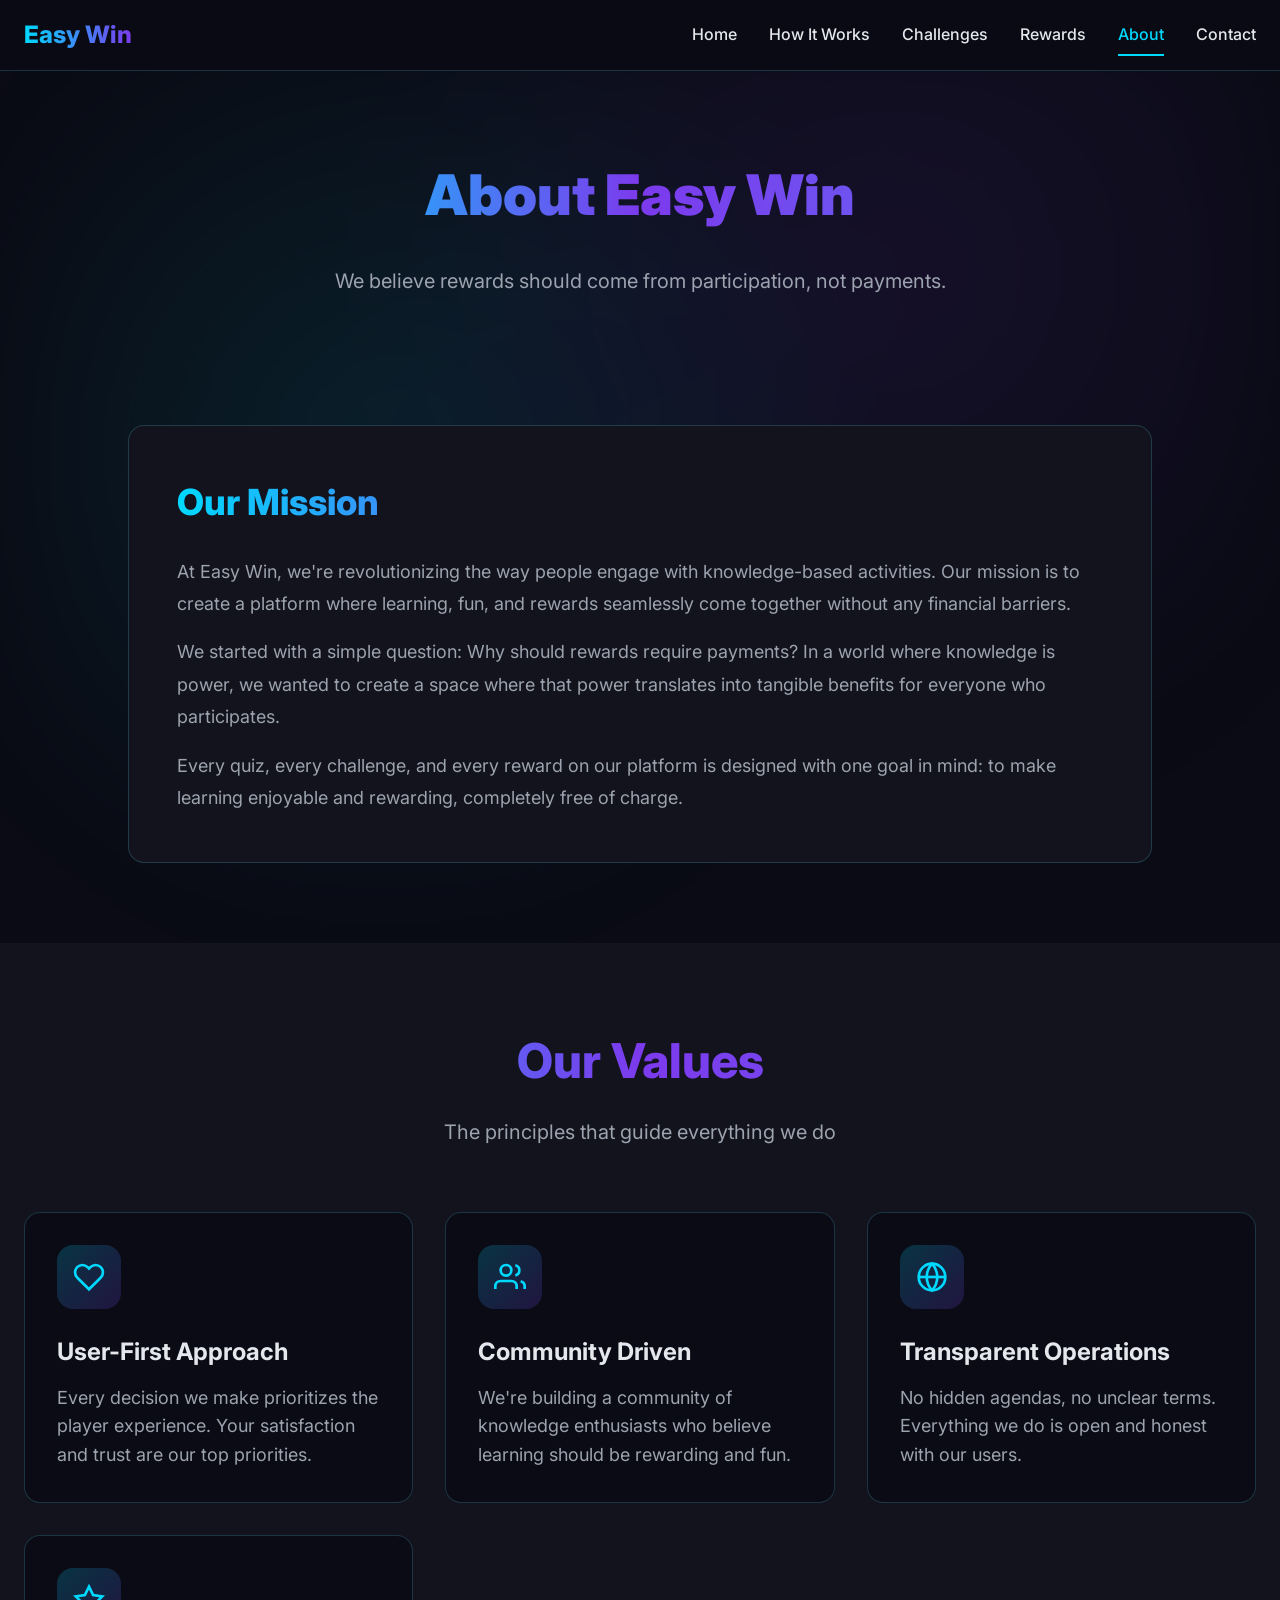
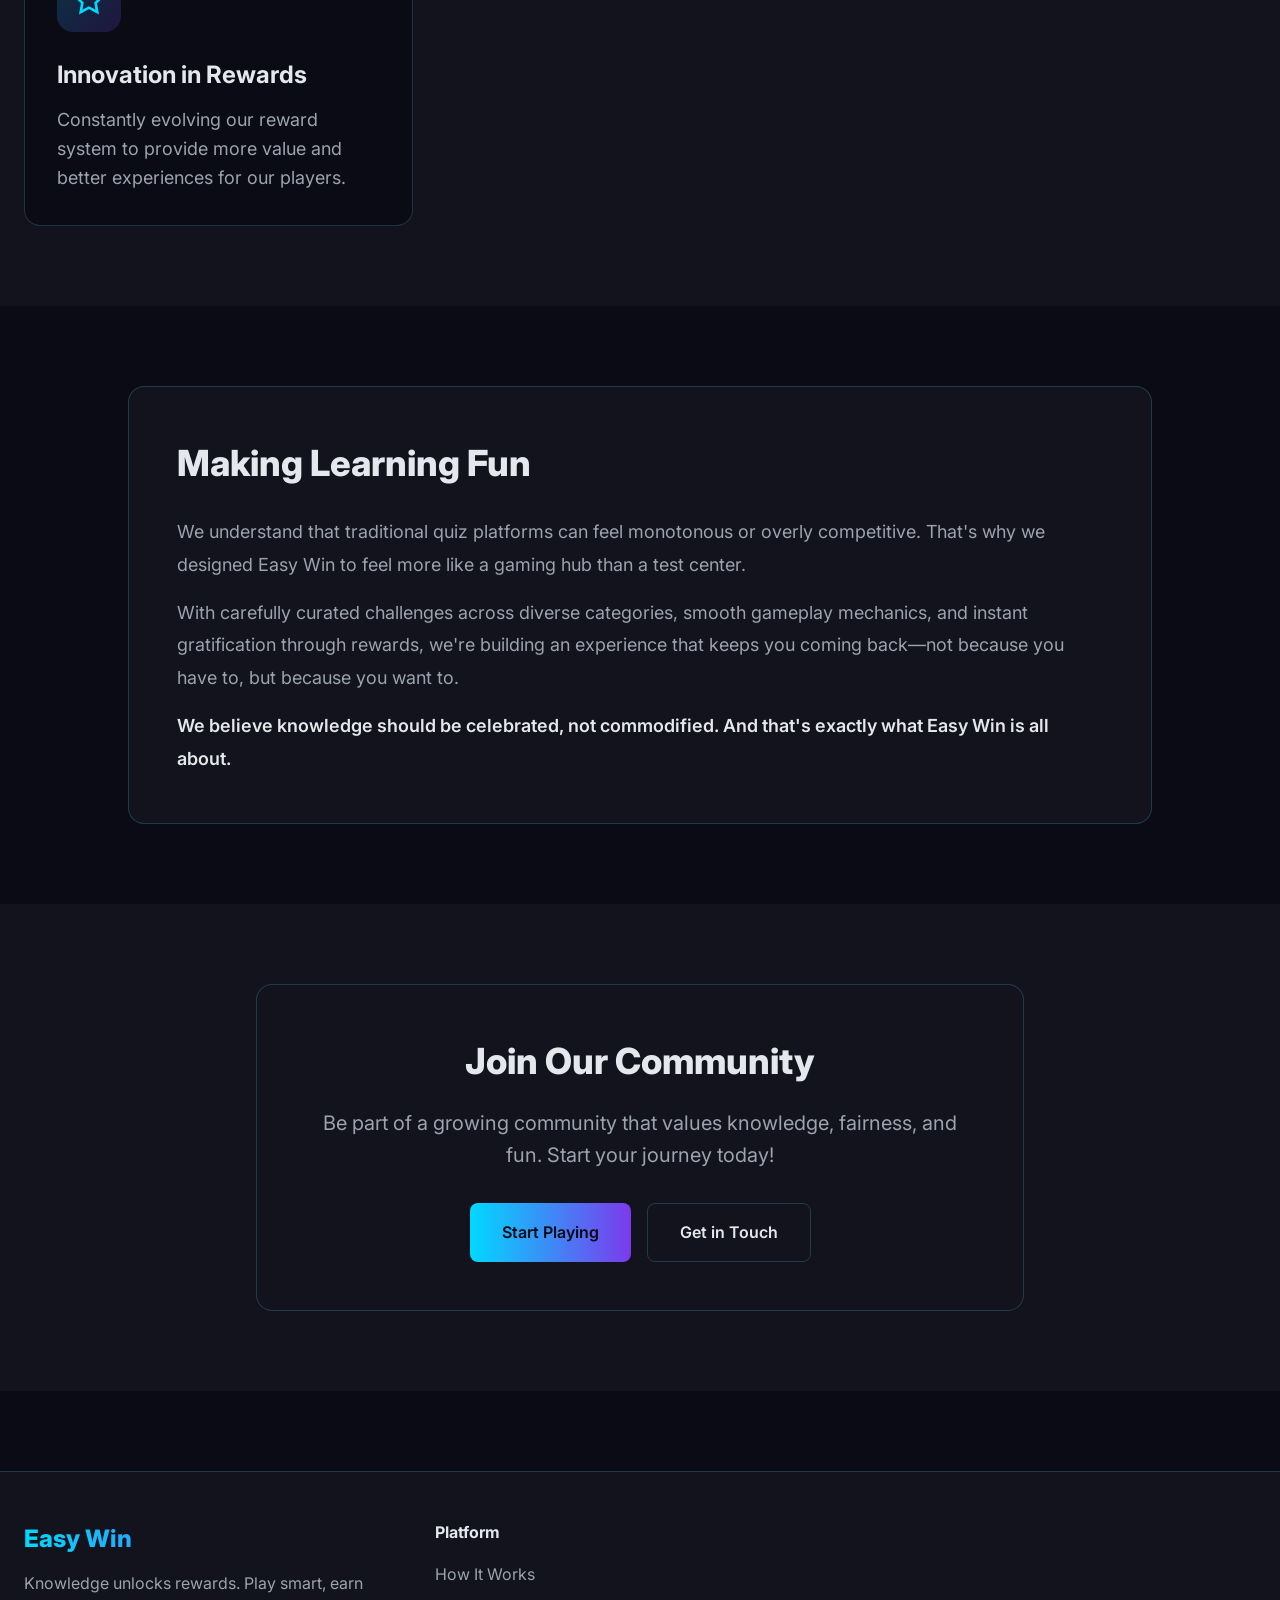
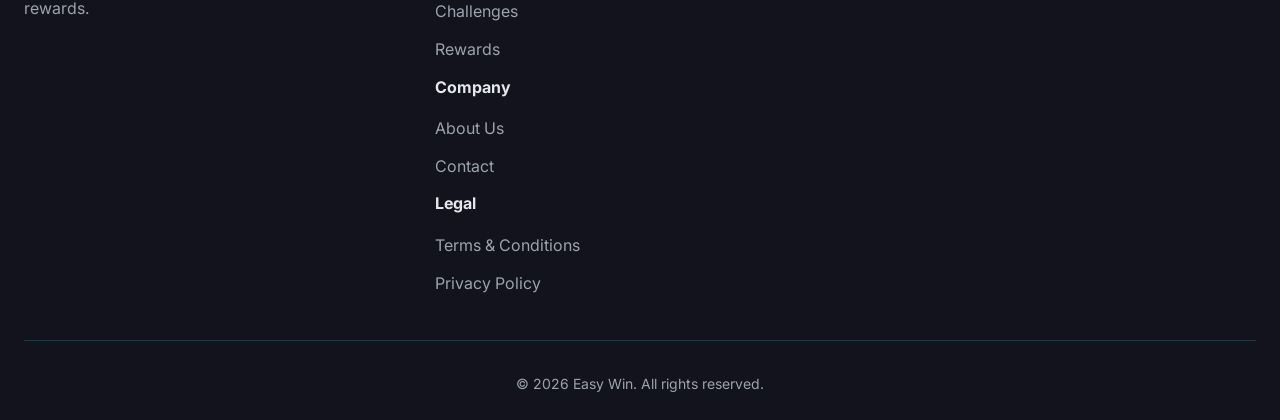
<file: about.html>
<!DOCTYPE html>
<html lang="en">
<head>
    <meta charset="UTF-8">
    <meta name="viewport" content="width=device-width, initial-scale=1.0">
    <title>About Us - Easy Win</title>
    <link rel="stylesheet" href="styles.css">
    <link rel="preconnect" href="https://fonts.googleapis.com">
    <link rel="preconnect" href="https://fonts.gstatic.com" crossorigin>
    <link href="https://fonts.googleapis.com/css2?family=Inter:wght@400;500;600;700;800;900&display=swap" rel="stylesheet">
</head>
<body>
    <!-- Navigation -->
    <nav class="navbar" id="navbar">
        <div class="container">
            <div class="nav-wrapper">
                <div class="nav-brand">
                    <a href="index.html">Easy Win</a>
                </div>
                <button class="nav-toggle" id="navToggle" aria-label="Toggle navigation">
                    <span></span>
                    <span></span>
                    <span></span>
                </button>
                <div class="nav-menu" id="navMenu">
                    <a href="index.html" class="nav-link">Home</a>
                    <a href="how-it-works.html" class="nav-link">How It Works</a>
                    <a href="challenges.html" class="nav-link">Challenges</a>
                    <a href="rewards.html" class="nav-link">Rewards</a>
                    <a href="about.html" class="nav-link active">About</a>
                    <a href="contact.html" class="nav-link">Contact</a>
                </div>
            </div>
        </div>
    </nav>

    <!-- Hero Section -->
    <section class="page-hero">
        <div class="bg-gradient"></div>
        <div class="container">
            <div class="page-header fade-in">
                <h1 class="gradient-text">About Easy Win</h1>
                <p>We believe rewards should come from participation, not payments.</p>
            </div>
        </div>
    </section>

    <!-- Mission Section -->
    <section class="section">
        <div class="container">
            <div class="content-box fade-in">
                <h2 class="gradient-text">Our Mission</h2>
                <div class="content-text">
                    <p>
                        At Easy Win, we're revolutionizing the way people engage with knowledge-based activities. 
                        Our mission is to create a platform where learning, fun, and rewards seamlessly come together 
                        without any financial barriers.
                    </p>
                    <p>
                        We started with a simple question: Why should rewards require payments? In a world where 
                        knowledge is power, we wanted to create a space where that power translates into tangible 
                        benefits for everyone who participates.
                    </p>
                    <p>
                        Every quiz, every challenge, and every reward on our platform is designed with one goal in mind: 
                        to make learning enjoyable and rewarding, completely free of charge.
                    </p>
                </div>
            </div>
        </div>
    </section>

    <!-- Values Section -->
    <section class="section section-alt">
        <div class="container">
            <div class="section-header fade-in">
                <h2 class="section-title gradient-text">Our Values</h2>
                <p class="section-description">The principles that guide everything we do</p>
            </div>
            <div class="values-grid">
                <div class="value-card fade-in-up" style="animation-delay: 0.1s">
                    <div class="value-icon">
                        <svg width="32" height="32" viewBox="0 0 24 24" fill="none" stroke="currentColor" stroke-width="2">
                            <path d="M20.84 4.61a5.5 5.5 0 0 0-7.78 0L12 5.67l-1.06-1.06a5.5 5.5 0 0 0-7.78 7.78l1.06 1.06L12 21.23l7.78-7.78 1.06-1.06a5.5 5.5 0 0 0 0-7.78z"/>
                        </svg>
                    </div>
                    <h3>User-First Approach</h3>
                    <p>Every decision we make prioritizes the player experience. Your satisfaction and trust are our top priorities.</p>
                </div>
                <div class="value-card fade-in-up" style="animation-delay: 0.2s">
                    <div class="value-icon">
                        <svg width="32" height="32" viewBox="0 0 24 24" fill="none" stroke="currentColor" stroke-width="2">
                            <path d="M17 21v-2a4 4 0 0 0-4-4H5a4 4 0 0 0-4 4v2"/>
                            <circle cx="9" cy="7" r="4"/>
                            <path d="M23 21v-2a4 4 0 0 0-3-3.87M16 3.13a4 4 0 0 1 0 7.75"/>
                        </svg>
                    </div>
                    <h3>Community Driven</h3>
                    <p>We're building a community of knowledge enthusiasts who believe learning should be rewarding and fun.</p>
                </div>
                <div class="value-card fade-in-up" style="animation-delay: 0.3s">
                    <div class="value-icon">
                        <svg width="32" height="32" viewBox="0 0 24 24" fill="none" stroke="currentColor" stroke-width="2">
                            <circle cx="12" cy="12" r="10"/>
                            <line x1="2" y1="12" x2="22" y2="12"/>
                            <path d="M12 2a15.3 15.3 0 0 1 4 10 15.3 15.3 0 0 1-4 10 15.3 15.3 0 0 1-4-10 15.3 15.3 0 0 1 4-10z"/>
                        </svg>
                    </div>
                    <h3>Transparent Operations</h3>
                    <p>No hidden agendas, no unclear terms. Everything we do is open and honest with our users.</p>
                </div>
                <div class="value-card fade-in-up" style="animation-delay: 0.4s">
                    <div class="value-icon">
                        <svg width="32" height="32" viewBox="0 0 24 24" fill="none" stroke="currentColor" stroke-width="2">
                            <path d="M12 2l3.09 6.26L22 9.27l-5 4.87 1.18 6.88L12 17.77l-6.18 3.25L7 14.14 2 9.27l6.91-1.01L12 2z"/>
                        </svg>
                    </div>
                    <h3>Innovation in Rewards</h3>
                    <p>Constantly evolving our reward system to provide more value and better experiences for our players.</p>
                </div>
            </div>
        </div>
    </section>

    <!-- Story Section -->
    <section class="section">
        <div class="container">
            <div class="content-box fade-in">
                <h2>Making Learning Fun</h2>
                <div class="content-text">
                    <p>
                        We understand that traditional quiz platforms can feel monotonous or overly competitive. 
                        That's why we designed Easy Win to feel more like a gaming hub than a test center.
                    </p>
                    <p>
                        With carefully curated challenges across diverse categories, smooth gameplay mechanics, 
                        and instant gratification through rewards, we're building an experience that keeps you 
                        coming back—not because you have to, but because you want to.
                    </p>
                    <p class="highlight-text">
                        We believe knowledge should be celebrated, not commodified. And that's exactly what 
                        Easy Win is all about.
                    </p>
                </div>
            </div>
        </div>
    </section>

    <!-- CTA Section -->
    <section class="section section-alt">
        <div class="container">
            <div class="final-cta fade-in">
                <h3>Join Our Community</h3>
                <p>Be part of a growing community that values knowledge, fairness, and fun. Start your journey today!</p>
                <div class="cta-buttons">
                    <a href="challenges.html" class="btn btn-primary">Start Playing</a>
                    <a href="contact.html" class="btn btn-outline">Get in Touch</a>
                </div>
            </div>
        </div>
    </section>

    <!-- Footer -->
    <footer class="footer">
        <div class="container">
            <div class="footer-content">
                <div class="footer-brand">
                    <h3>Easy Win</h3>
                    <p>Knowledge unlocks rewards. Play smart, earn rewards.</p>
                </div>
                <div class="footer-links">
                    <div class="footer-column">
                        <h4>Platform</h4>
                        <a href="how-it-works.html">How It Works</a>
                        <a href="challenges.html">Challenges</a>
                        <a href="rewards.html">Rewards</a>
                    </div>
                    <div class="footer-column">
                        <h4>Company</h4>
                        <a href="about.html">About Us</a>
                        <a href="contact.html">Contact</a>
                    </div>
                    <div class="footer-column">
                        <h4>Legal</h4>
                        <a href="terms.html">Terms & Conditions</a>
                        <a href="privacy.html">Privacy Policy</a>
                    </div>
                </div>
            </div>
            <div class="footer-bottom">
                <p>&copy; 2026 Easy Win. All rights reserved.</p>
            </div>
        </div>
    </footer>

    <script src="script.js"></script>
</body>
</html>
</file>
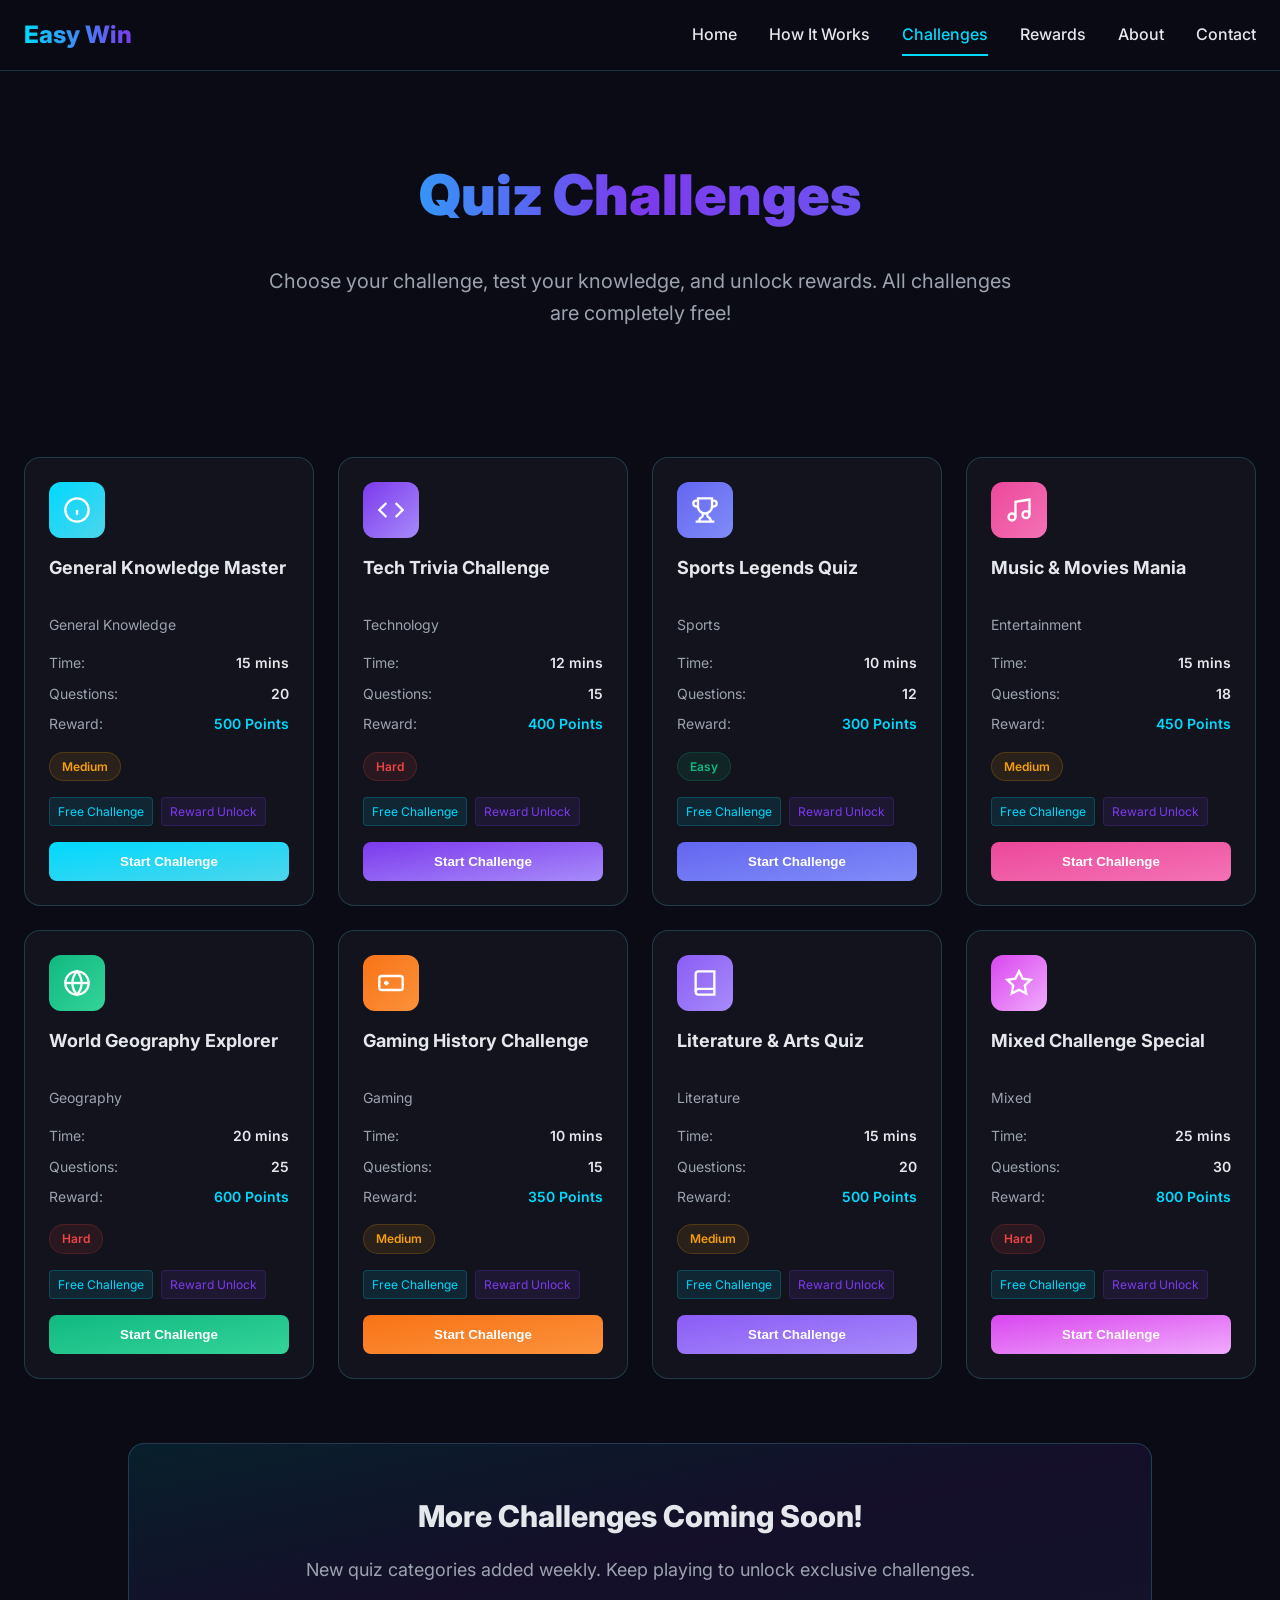
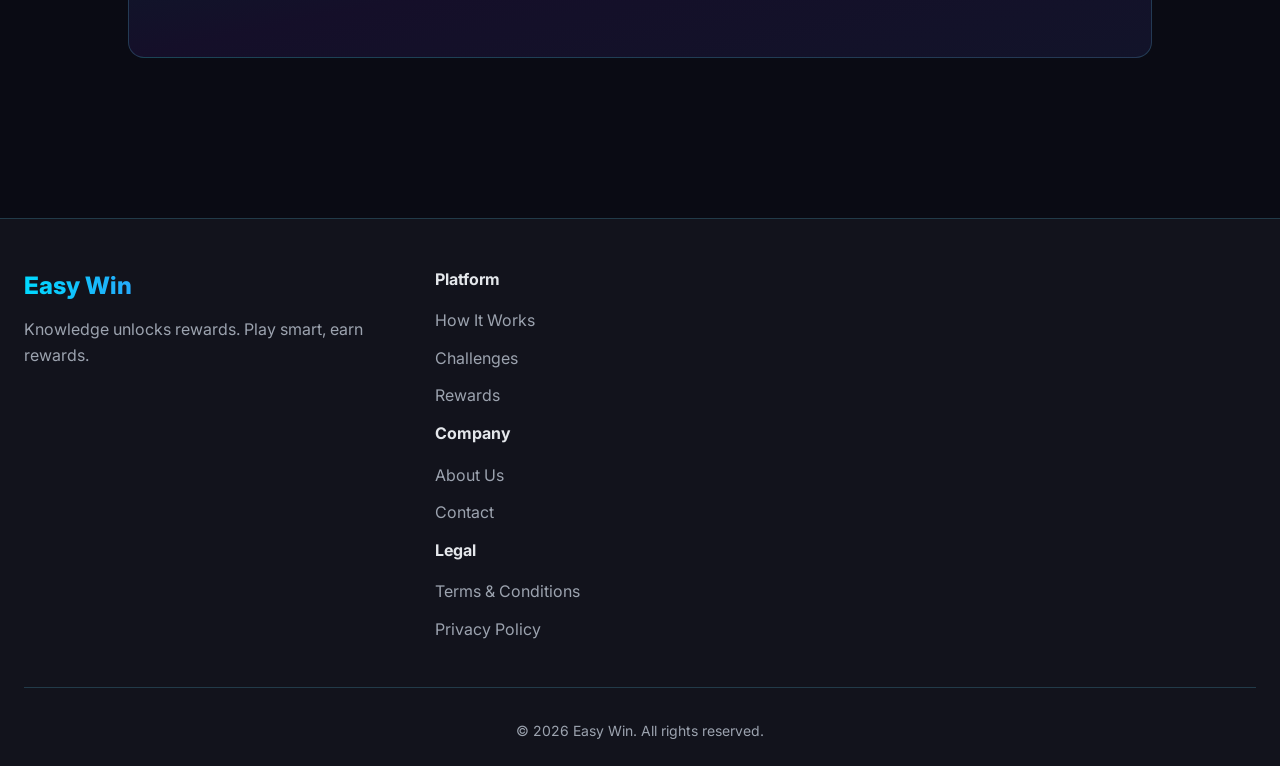
<file: challenges.html>
<!DOCTYPE html>
<html lang="en">
<head>
    <meta charset="UTF-8">
    <meta name="viewport" content="width=device-width, initial-scale=1.0">
    <title>Quiz Challenges - Easy Win</title>
    <link rel="stylesheet" href="styles.css">
    <link rel="preconnect" href="https://fonts.googleapis.com">
    <link rel="preconnect" href="https://fonts.gstatic.com" crossorigin>
    <link href="https://fonts.googleapis.com/css2?family=Inter:wght@400;500;600;700;800;900&display=swap" rel="stylesheet">
</head>
<body>
    <!-- Navigation -->
    <nav class="navbar" id="navbar">
        <div class="container">
            <div class="nav-wrapper">
                <div class="nav-brand">
                    <a href="index.html">Easy Win</a>
                </div>
                <button class="nav-toggle" id="navToggle" aria-label="Toggle navigation">
                    <span></span>
                    <span></span>
                    <span></span>
                </button>
                <div class="nav-menu" id="navMenu">
                    <a href="index.html" class="nav-link">Home</a>
                    <a href="how-it-works.html" class="nav-link">How It Works</a>
                    <a href="challenges.html" class="nav-link active">Challenges</a>
                    <a href="rewards.html" class="nav-link">Rewards</a>
                    <a href="about.html" class="nav-link">About</a>
                    <a href="contact.html" class="nav-link">Contact</a>
                </div>
            </div>
        </div>
    </nav>

    <!-- Hero Section -->
    <section class="page-hero">
        <div class="container">
            <div class="page-header fade-in">
                <h1 class="gradient-text">Quiz Challenges</h1>
                <p>Choose your challenge, test your knowledge, and unlock rewards. All challenges are completely free!</p>
            </div>
        </div>
    </section>

    <!-- Quiz Grid Section -->
    <section class="section">
        <div class="container">
            <div class="quiz-grid" id="quizGrid">
                <!-- Quizzes will be generated by JavaScript -->
            </div>

            <div class="info-box fade-in" style="margin-top: 4rem;">
                <h3>More Challenges Coming Soon!</h3>
                <p>New quiz categories added weekly. Keep playing to unlock exclusive challenges.</p>
            </div>
        </div>
    </section>

    <!-- Footer -->
    <footer class="footer">
        <div class="container">
            <div class="footer-content">
                <div class="footer-brand">
                    <h3>Easy Win</h3>
                    <p>Knowledge unlocks rewards. Play smart, earn rewards.</p>
                </div>
                <div class="footer-links">
                    <div class="footer-column">
                        <h4>Platform</h4>
                        <a href="how-it-works.html">How It Works</a>
                        <a href="challenges.html">Challenges</a>
                        <a href="rewards.html">Rewards</a>
                    </div>
                    <div class="footer-column">
                        <h4>Company</h4>
                        <a href="about.html">About Us</a>
                        <a href="contact.html">Contact</a>
                    </div>
                    <div class="footer-column">
                        <h4>Legal</h4>
                        <a href="terms.html">Terms & Conditions</a>
                        <a href="privacy.html">Privacy Policy</a>
                    </div>
                </div>
            </div>
            <div class="footer-bottom">
                <p>&copy; 2026 Easy Win. All rights reserved.</p>
            </div>
        </div>
    </footer>

    <script src="script.js"></script>
    <script src="challenges.js"></script>
</body>
</html>
</file>
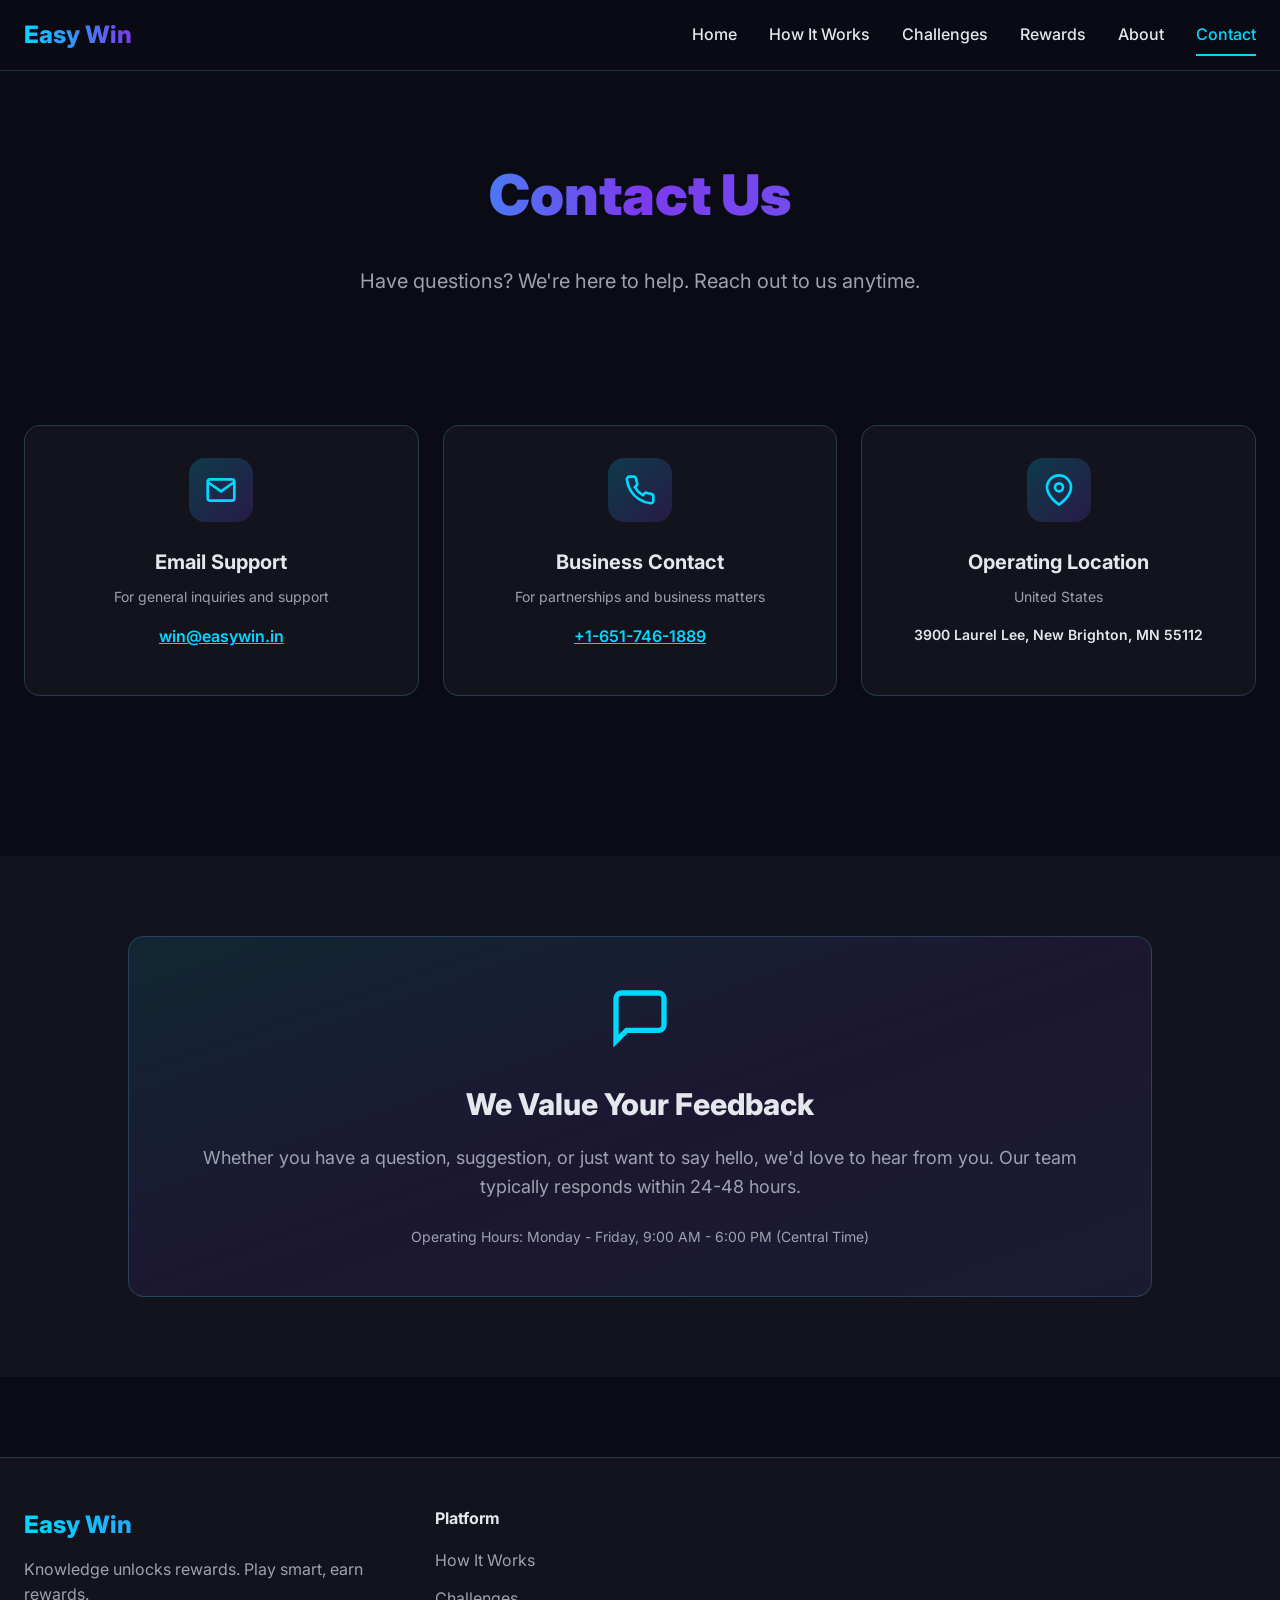
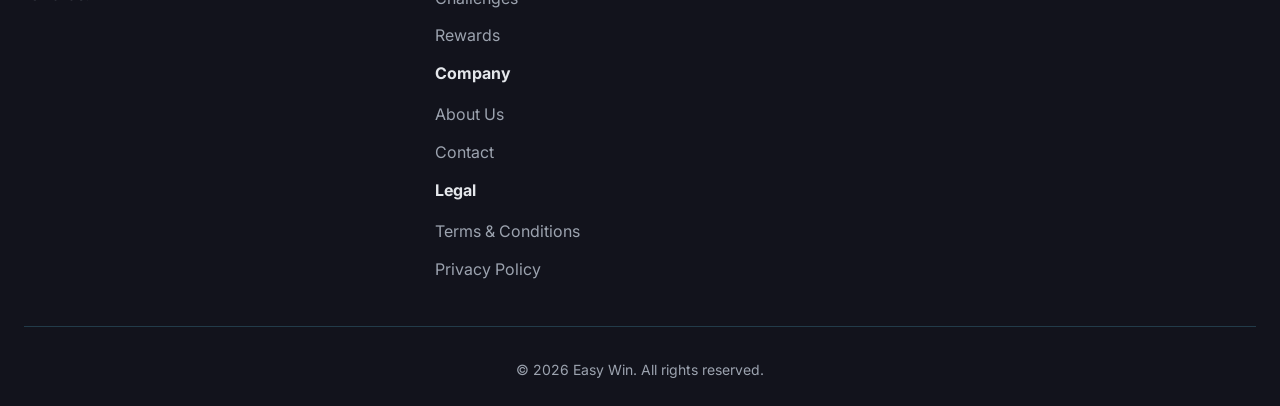
<file: contact.html>
<!DOCTYPE html>
<html lang="en">
<head>
    <meta charset="UTF-8">
    <meta name="viewport" content="width=device-width, initial-scale=1.0">
    <title>Contact Us - Easy Win</title>
    <link rel="stylesheet" href="styles.css">
    <link rel="preconnect" href="https://fonts.googleapis.com">
    <link rel="preconnect" href="https://fonts.gstatic.com" crossorigin>
    <link href="https://fonts.googleapis.com/css2?family=Inter:wght@400;500;600;700;800;900&display=swap" rel="stylesheet">
</head>
<body>
    <!-- Navigation -->
    <nav class="navbar" id="navbar">
        <div class="container">
            <div class="nav-wrapper">
                <div class="nav-brand">
                    <a href="index.html">Easy Win</a>
                </div>
                <button class="nav-toggle" id="navToggle" aria-label="Toggle navigation">
                    <span></span>
                    <span></span>
                    <span></span>
                </button>
                <div class="nav-menu" id="navMenu">
                    <a href="index.html" class="nav-link">Home</a>
                    <a href="how-it-works.html" class="nav-link">How It Works</a>
                    <a href="challenges.html" class="nav-link">Challenges</a>
                    <a href="rewards.html" class="nav-link">Rewards</a>
                    <a href="about.html" class="nav-link">About</a>
                    <a href="contact.html" class="nav-link active">Contact</a>
                </div>
            </div>
        </div>
    </nav>

    <!-- Hero Section -->
    <section class="page-hero">
        <div class="container">
            <div class="page-header fade-in">
                <h1 class="gradient-text">Contact Us</h1>
                <p>Have questions? We're here to help. Reach out to us anytime.</p>
            </div>
        </div>
    </section>

    <!-- Contact Cards Section -->
    <section class="section">
        <div class="container">
            <div class="contact-grid">
                <div class="contact-card fade-in-up" style="animation-delay: 0.1s">
                    <div class="contact-icon">
                        <svg width="32" height="32" viewBox="0 0 24 24" fill="none" stroke="currentColor" stroke-width="2">
                            <path d="M4 4h16c1.1 0 2 .9 2 2v12c0 1.1-.9 2-2 2H4c-1.1 0-2-.9-2-2V6c0-1.1.9-2 2-2z"/>
                            <polyline points="22,6 12,13 2,6"/>
                        </svg>
                    </div>
                    <h3>Email Support</h3>
                    <p>For general inquiries and support</p>
                    <a href="mailto:win@easywin.in">win@easywin.in</a>
                </div>
                <div class="contact-card fade-in-up" style="animation-delay: 0.2s">
                    <div class="contact-icon">
                        <svg width="32" height="32" viewBox="0 0 24 24" fill="none" stroke="currentColor" stroke-width="2">
                            <path d="M22 16.92v3a2 2 0 0 1-2.18 2 19.79 19.79 0 0 1-8.63-3.07 19.5 19.5 0 0 1-6-6 19.79 19.79 0 0 1-3.07-8.67A2 2 0 0 1 4.11 2h3a2 2 0 0 1 2 1.72 12.84 12.84 0 0 0 .7 2.81 2 2 0 0 1-.45 2.11L8.09 9.91a16 16 0 0 0 6 6l1.27-1.27a2 2 0 0 1 2.11-.45 12.84 12.84 0 0 0 2.81.7A2 2 0 0 1 22 16.92z"/>
                        </svg>
                    </div>
                    <h3>Business Contact</h3>
                    <p>For partnerships and business matters</p>
                    <a href="tel:+16517461889">+1-651-746-1889</a>
                </div>
                <div class="contact-card fade-in-up" style="animation-delay: 0.3s">
                    <div class="contact-icon">
                        <svg width="32" height="32" viewBox="0 0 24 24" fill="none" stroke="currentColor" stroke-width="2">
                            <path d="M21 10c0 7-9 13-9 13s-9-6-9-13a9 9 0 0 1 18 0z"/>
                            <circle cx="12" cy="10" r="3"/>
                        </svg>
                    </div>
                    <h3>Operating Location</h3>
                    <p>United States</p>
                    <p class="location-text">3900 Laurel Lee, New Brighton, MN 55112</p>
                </div>
            </div>
        </div>
    </section>

    <!-- Additional Info Section -->
    <section class="section section-alt">
        <div class="container">
            <div class="info-box fade-in">
                <svg width="64" height="64" viewBox="0 0 24 24" fill="none" stroke="currentColor" stroke-width="2">
                    <path d="M21 15a2 2 0 0 1-2 2H7l-4 4V5a2 2 0 0 1 2-2h14a2 2 0 0 1 2 2z"/>
                </svg>
                <h3>We Value Your Feedback</h3>
                <p>
                    Whether you have a question, suggestion, or just want to say hello, we'd love to hear from you. 
                    Our team typically responds within 24-48 hours.
                </p>
                <p class="small-text">Operating Hours: Monday - Friday, 9:00 AM - 6:00 PM (Central Time)</p>
            </div>
        </div>
    </section>

    <!-- Footer -->
    <footer class="footer">
        <div class="container">
            <div class="footer-content">
                <div class="footer-brand">
                    <h3>Easy Win</h3>
                    <p>Knowledge unlocks rewards. Play smart, earn rewards.</p>
                </div>
                <div class="footer-links">
                    <div class="footer-column">
                        <h4>Platform</h4>
                        <a href="how-it-works.html">How It Works</a>
                        <a href="challenges.html">Challenges</a>
                        <a href="rewards.html">Rewards</a>
                    </div>
                    <div class="footer-column">
                        <h4>Company</h4>
                        <a href="about.html">About Us</a>
                        <a href="contact.html">Contact</a>
                    </div>
                    <div class="footer-column">
                        <h4>Legal</h4>
                        <a href="terms.html">Terms & Conditions</a>
                        <a href="privacy.html">Privacy Policy</a>
                    </div>
                </div>
            </div>
            <div class="footer-bottom">
                <p>&copy; 2026 Easy Win. All rights reserved.</p>
            </div>
        </div>
    </footer>

    <script src="script.js"></script>
</body>
</html>
</file>
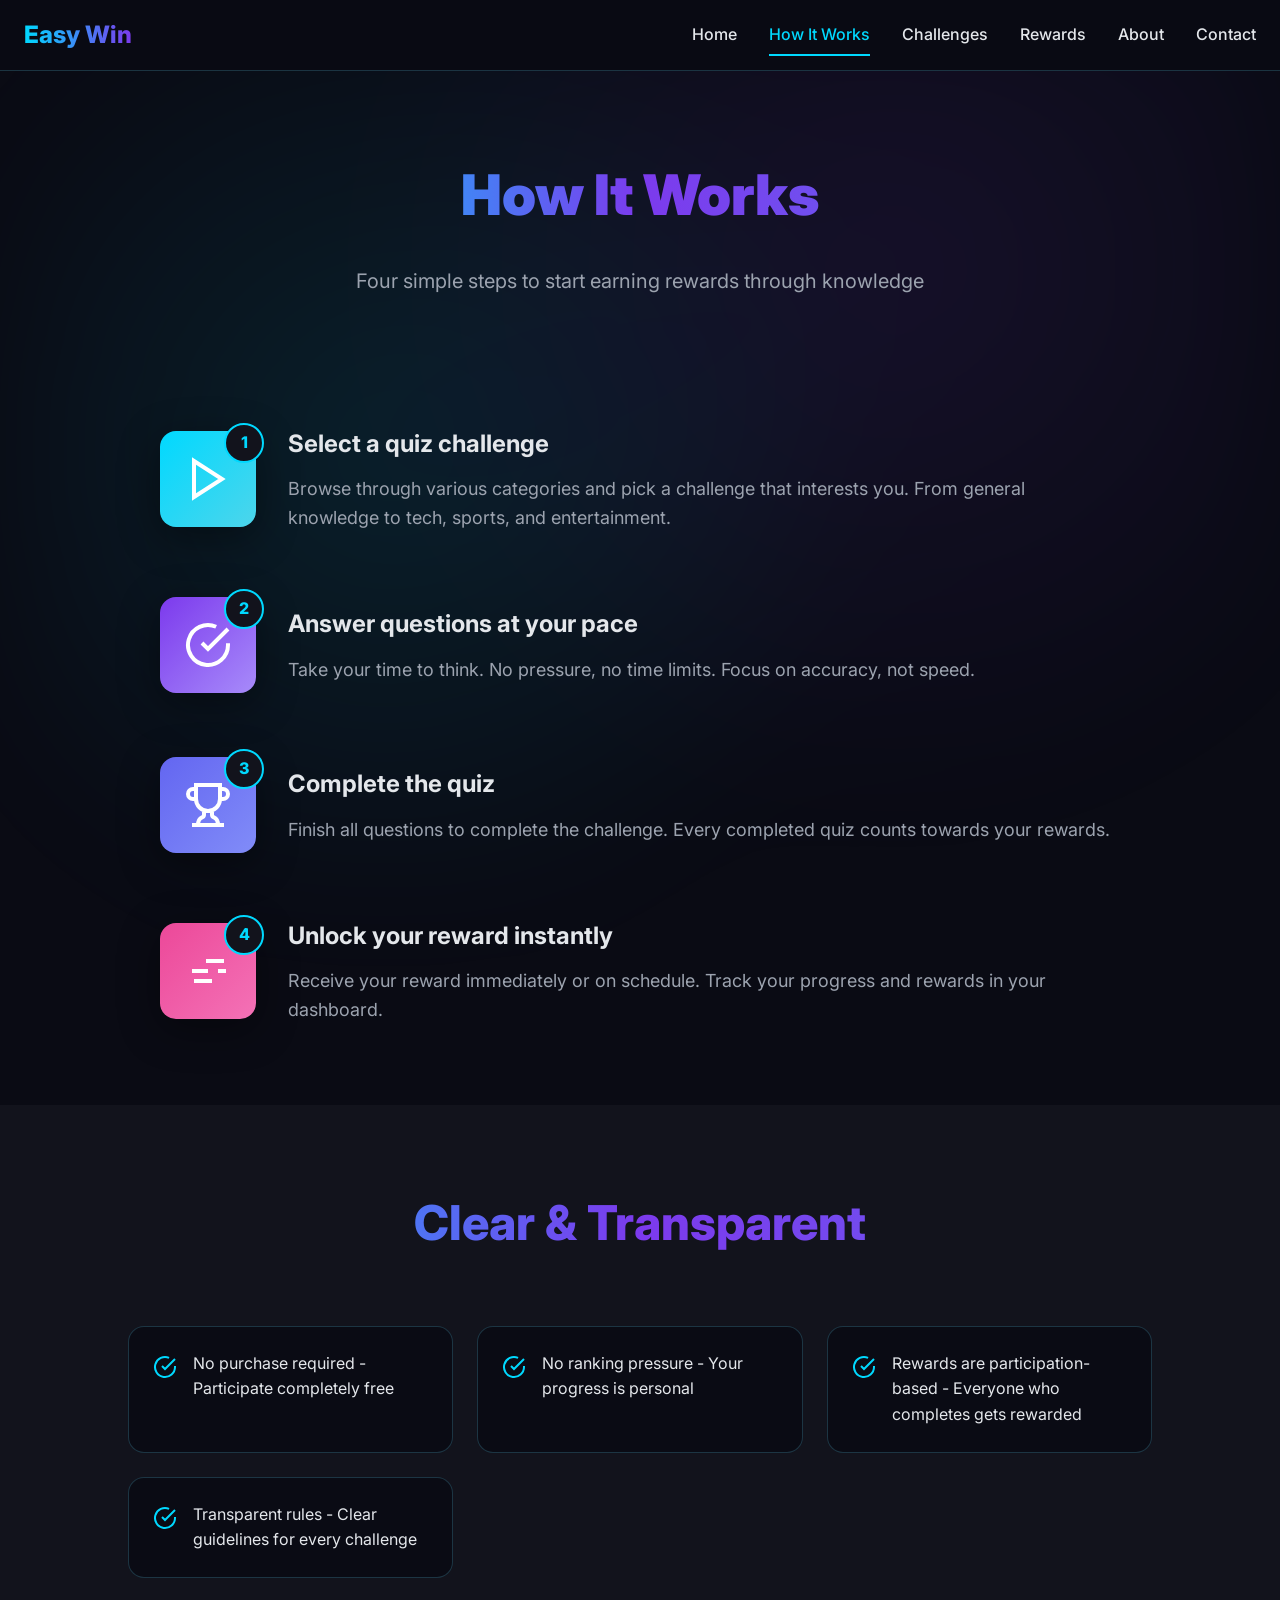
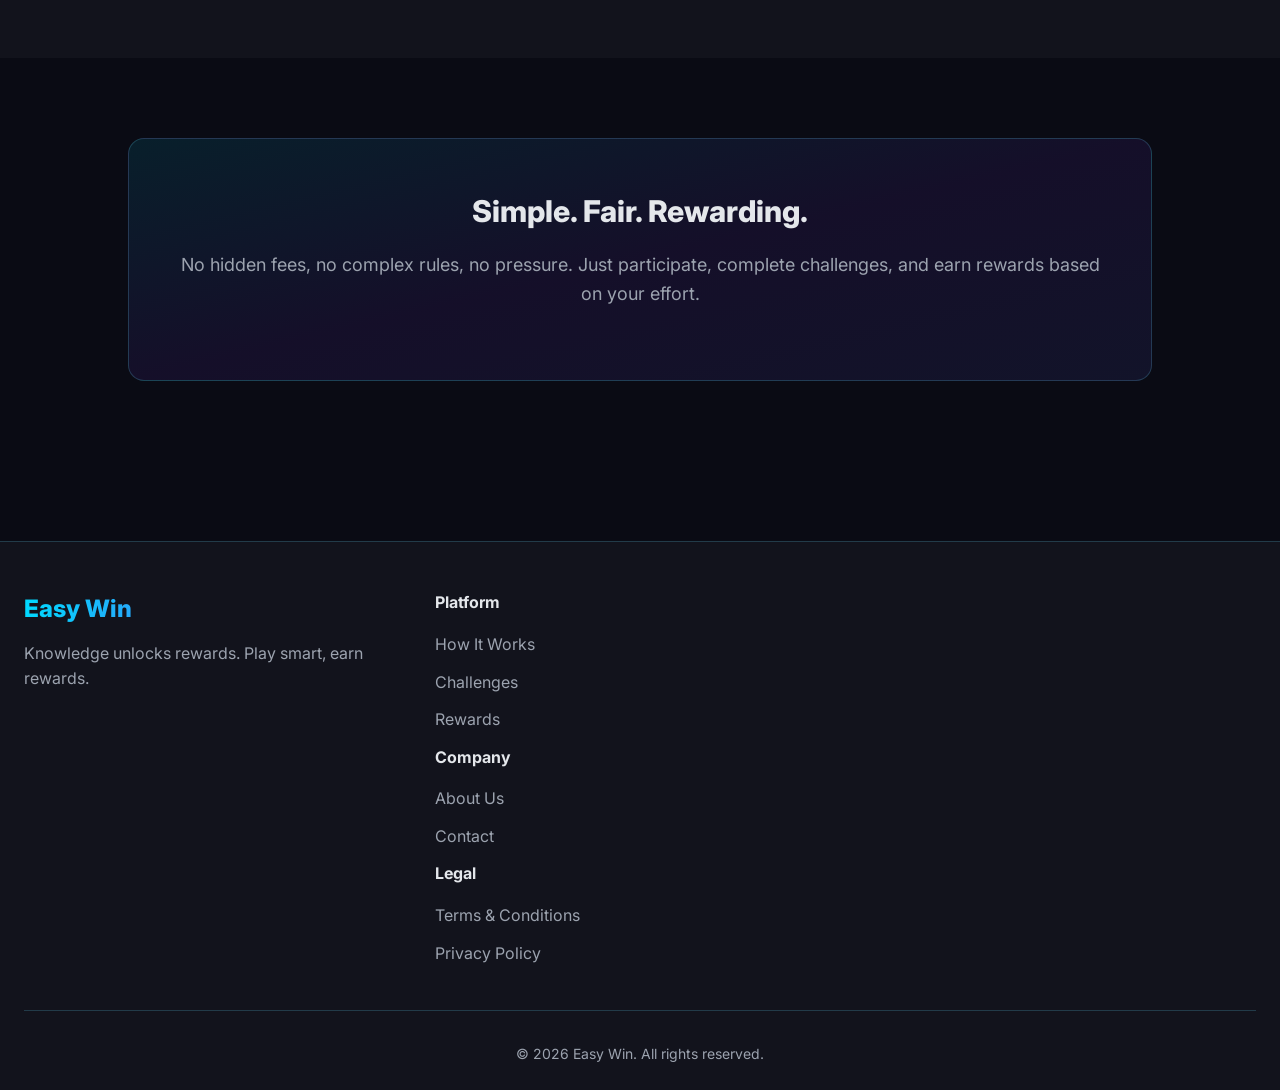
<file: how-it-works.html>
<!DOCTYPE html>
<html lang="en">
<head>
    <meta charset="UTF-8">
    <meta name="viewport" content="width=device-width, initial-scale=1.0">
    <title>How It Works - Easy Win</title>
    <link rel="stylesheet" href="styles.css">
    <link rel="preconnect" href="https://fonts.googleapis.com">
    <link rel="preconnect" href="https://fonts.gstatic.com" crossorigin>
    <link href="https://fonts.googleapis.com/css2?family=Inter:wght@400;500;600;700;800;900&display=swap" rel="stylesheet">
</head>
<body>
    <!-- Navigation -->
    <nav class="navbar" id="navbar">
        <div class="container">
            <div class="nav-wrapper">
                <div class="nav-brand">
                    <a href="index.html">Easy Win</a>
                </div>
                <button class="nav-toggle" id="navToggle" aria-label="Toggle navigation">
                    <span></span>
                    <span></span>
                    <span></span>
                </button>
                <div class="nav-menu" id="navMenu">
                    <a href="index.html" class="nav-link">Home</a>
                    <a href="how-it-works.html" class="nav-link active">How It Works</a>
                    <a href="challenges.html" class="nav-link">Challenges</a>
                    <a href="rewards.html" class="nav-link">Rewards</a>
                    <a href="about.html" class="nav-link">About</a>
                    <a href="contact.html" class="nav-link">Contact</a>
                </div>
            </div>
        </div>
    </nav>

    <!-- Hero Section -->
    <section class="page-hero">
        <div class="bg-gradient"></div>
        <div class="container">
            <div class="page-header fade-in">
                <h1 class="gradient-text">How It Works</h1>
                <p>Four simple steps to start earning rewards through knowledge</p>
            </div>
        </div>
    </section>

    <!-- Steps Section -->
    <section class="section">
        <div class="container">
            <div class="timeline-container">
                <div class="timeline-step fade-in-left">
                    <div class="timeline-icon gradient-primary">
                        <svg width="48" height="48" viewBox="0 0 24 24" fill="none" stroke="white" stroke-width="2">
                            <polygon points="5 3 19 12 5 21 5 3"/>
                        </svg>
                        <div class="timeline-number">1</div>
                    </div>
                    <div class="timeline-content">
                        <h3>Select a quiz challenge</h3>
                        <p>Browse through various categories and pick a challenge that interests you. From general knowledge to tech, sports, and entertainment.</p>
                    </div>
                </div>

                <div class="timeline-step fade-in-right">
                    <div class="timeline-icon gradient-secondary">
                        <svg width="48" height="48" viewBox="0 0 24 24" fill="none" stroke="white" stroke-width="2">
                            <path d="M22 11.08V12a10 10 0 1 1-5.93-9.14"/>
                            <polyline points="22 4 12 14.01 9 11.01"/>
                        </svg>
                        <div class="timeline-number">2</div>
                    </div>
                    <div class="timeline-content">
                        <h3>Answer questions at your pace</h3>
                        <p>Take your time to think. No pressure, no time limits. Focus on accuracy, not speed.</p>
                    </div>
                </div>

                <div class="timeline-step fade-in-left">
                    <div class="timeline-icon gradient-accent">
                        <svg width="48" height="48" viewBox="0 0 24 24" fill="none" stroke="white" stroke-width="2">
                            <path d="M6 9H4.5a2.5 2.5 0 0 1 0-5H6M18 9h1.5a2.5 2.5 0 0 0 0-5H18M4 22h16M10 14.66V17c0 .55-.47.98-.97 1.21C7.85 18.75 7 20.24 7 22M14 14.66V17c0 .55.47.98.97 1.21C16.15 18.75 17 20.24 17 22M18 2H6v7a6 6 0 0 0 12 0V2z"/>
                        </svg>
                        <div class="timeline-number">3</div>
                    </div>
                    <div class="timeline-content">
                        <h3>Complete the quiz</h3>
                        <p>Finish all questions to complete the challenge. Every completed quiz counts towards your rewards.</p>
                    </div>
                </div>

                <div class="timeline-step fade-in-right">
                    <div class="timeline-icon gradient-pink">
                        <svg width="48" height="48" viewBox="0 0 24 24" fill="none" stroke="white" stroke-width="2">
                            <path d="M20 7h-9M14 17H5M17 12h4M4 12h8"/>
                        </svg>
                        <div class="timeline-number">4</div>
                    </div>
                    <div class="timeline-content">
                        <h3>Unlock your reward instantly</h3>
                        <p>Receive your reward immediately or on schedule. Track your progress and rewards in your dashboard.</p>
                    </div>
                </div>
            </div>
        </div>
    </section>

    <!-- Disclaimers Section -->
    <section class="section section-alt">
        <div class="container">
            <div class="section-header fade-in">
                <h2 class="section-title gradient-text">Clear & Transparent</h2>
            </div>
            <div class="disclaimers-grid">
                <div class="disclaimer-card fade-in-up" style="animation-delay: 0.1s">
                    <svg width="24" height="24" viewBox="0 0 24 24" fill="none" stroke="currentColor" stroke-width="2">
                        <path d="M22 11.08V12a10 10 0 1 1-5.93-9.14"/>
                        <polyline points="22 4 12 14.01 9 11.01"/>
                    </svg>
                    <p>No purchase required - Participate completely free</p>
                </div>
                <div class="disclaimer-card fade-in-up" style="animation-delay: 0.2s">
                    <svg width="24" height="24" viewBox="0 0 24 24" fill="none" stroke="currentColor" stroke-width="2">
                        <path d="M22 11.08V12a10 10 0 1 1-5.93-9.14"/>
                        <polyline points="22 4 12 14.01 9 11.01"/>
                    </svg>
                    <p>No ranking pressure - Your progress is personal</p>
                </div>
                <div class="disclaimer-card fade-in-up" style="animation-delay: 0.3s">
                    <svg width="24" height="24" viewBox="0 0 24 24" fill="none" stroke="currentColor" stroke-width="2">
                        <path d="M22 11.08V12a10 10 0 1 1-5.93-9.14"/>
                        <polyline points="22 4 12 14.01 9 11.01"/>
                    </svg>
                    <p>Rewards are participation-based - Everyone who completes gets rewarded</p>
                </div>
                <div class="disclaimer-card fade-in-up" style="animation-delay: 0.4s">
                    <svg width="24" height="24" viewBox="0 0 24 24" fill="none" stroke="currentColor" stroke-width="2">
                        <path d="M22 11.08V12a10 10 0 1 1-5.93-9.14"/>
                        <polyline points="22 4 12 14.01 9 11.01"/>
                    </svg>
                    <p>Transparent rules - Clear guidelines for every challenge</p>
                </div>
            </div>
        </div>
    </section>

    <!-- Visual Guide Section -->
    <section class="section">
        <div class="container">
            <div class="info-box fade-in">
                <h3>Simple. Fair. Rewarding.</h3>
                <p>No hidden fees, no complex rules, no pressure. Just participate, complete challenges, and earn rewards based on your effort.</p>
            </div>
        </div>
    </section>

    <!-- Footer -->
    <footer class="footer">
        <div class="container">
            <div class="footer-content">
                <div class="footer-brand">
                    <h3>Easy Win</h3>
                    <p>Knowledge unlocks rewards. Play smart, earn rewards.</p>
                </div>
                <div class="footer-links">
                    <div class="footer-column">
                        <h4>Platform</h4>
                        <a href="how-it-works.html">How It Works</a>
                        <a href="challenges.html">Challenges</a>
                        <a href="rewards.html">Rewards</a>
                    </div>
                    <div class="footer-column">
                        <h4>Company</h4>
                        <a href="about.html">About Us</a>
                        <a href="contact.html">Contact</a>
                    </div>
                    <div class="footer-column">
                        <h4>Legal</h4>
                        <a href="terms.html">Terms & Conditions</a>
                        <a href="privacy.html">Privacy Policy</a>
                    </div>
                </div>
            </div>
            <div class="footer-bottom">
                <p>&copy; 2026 Easy Win. All rights reserved.</p>
            </div>
        </div>
    </footer>

    <script src="script.js"></script>
</body>
</html>
</file>
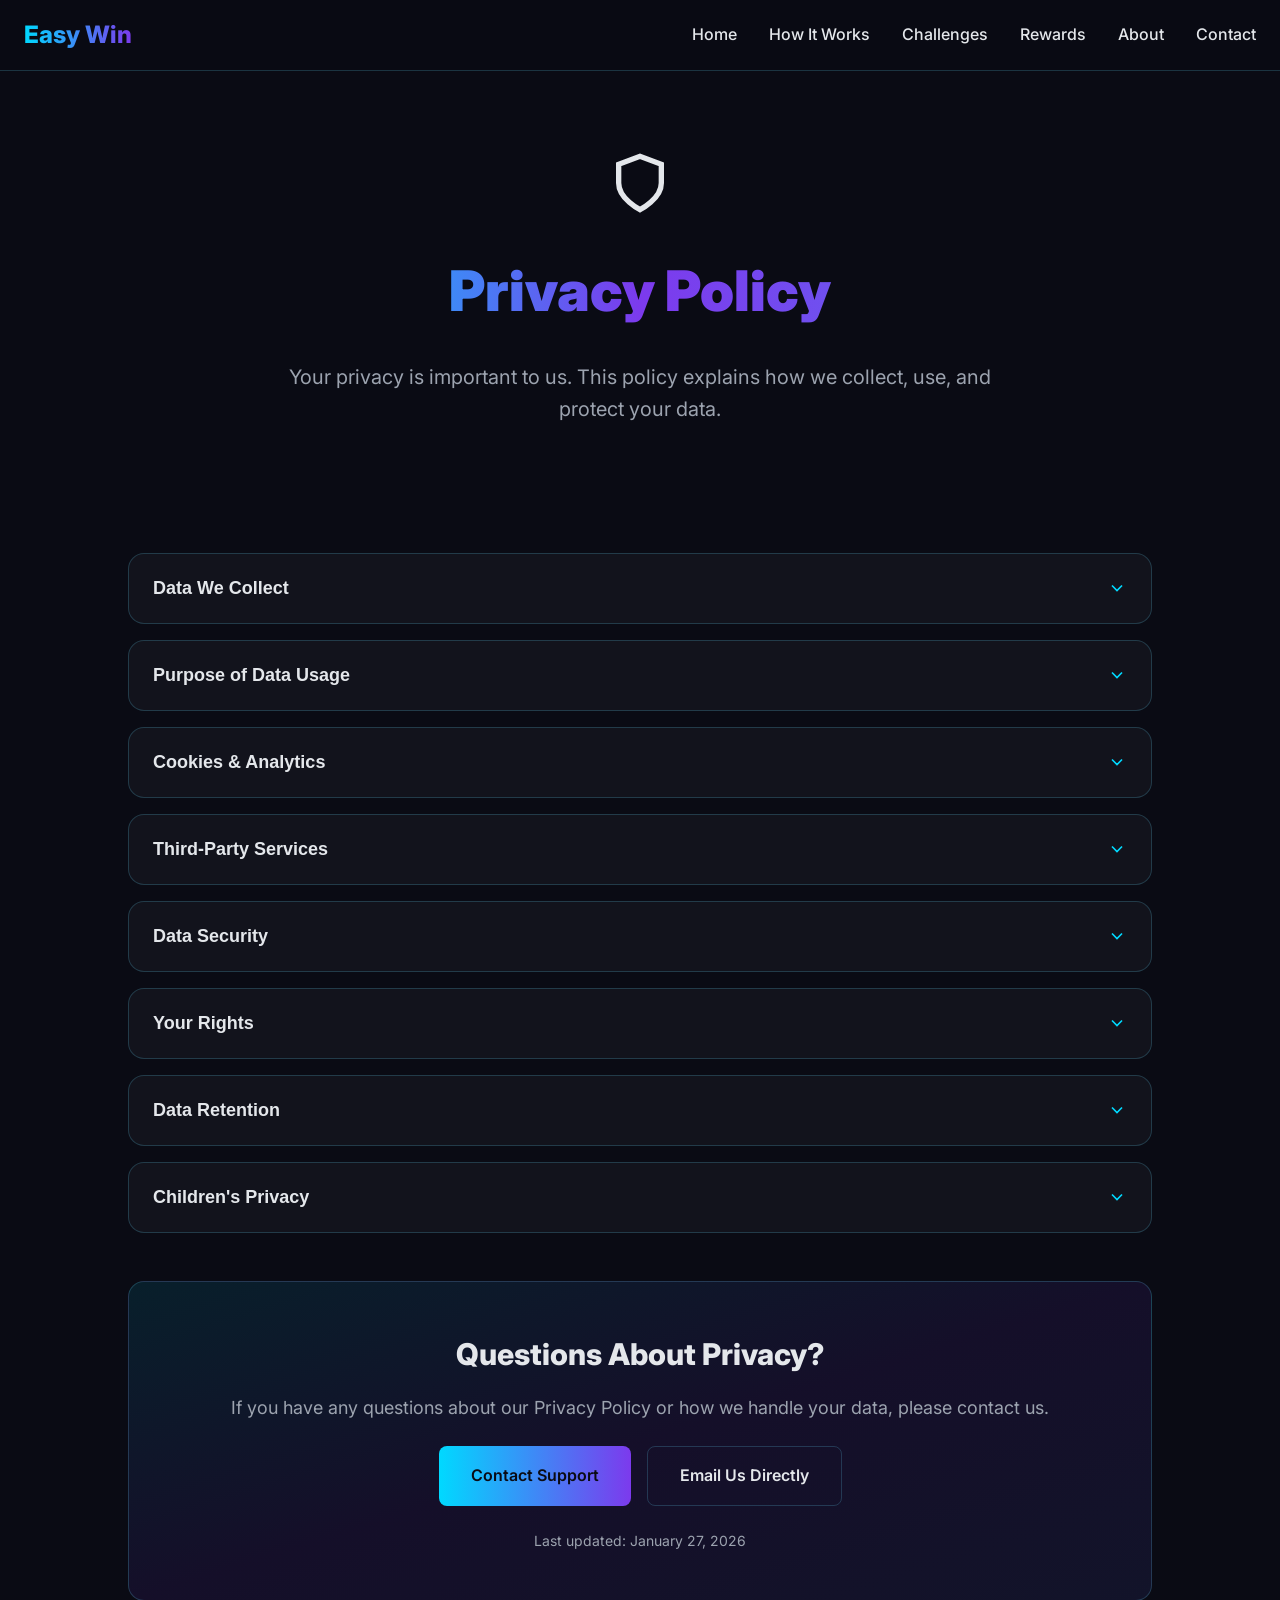
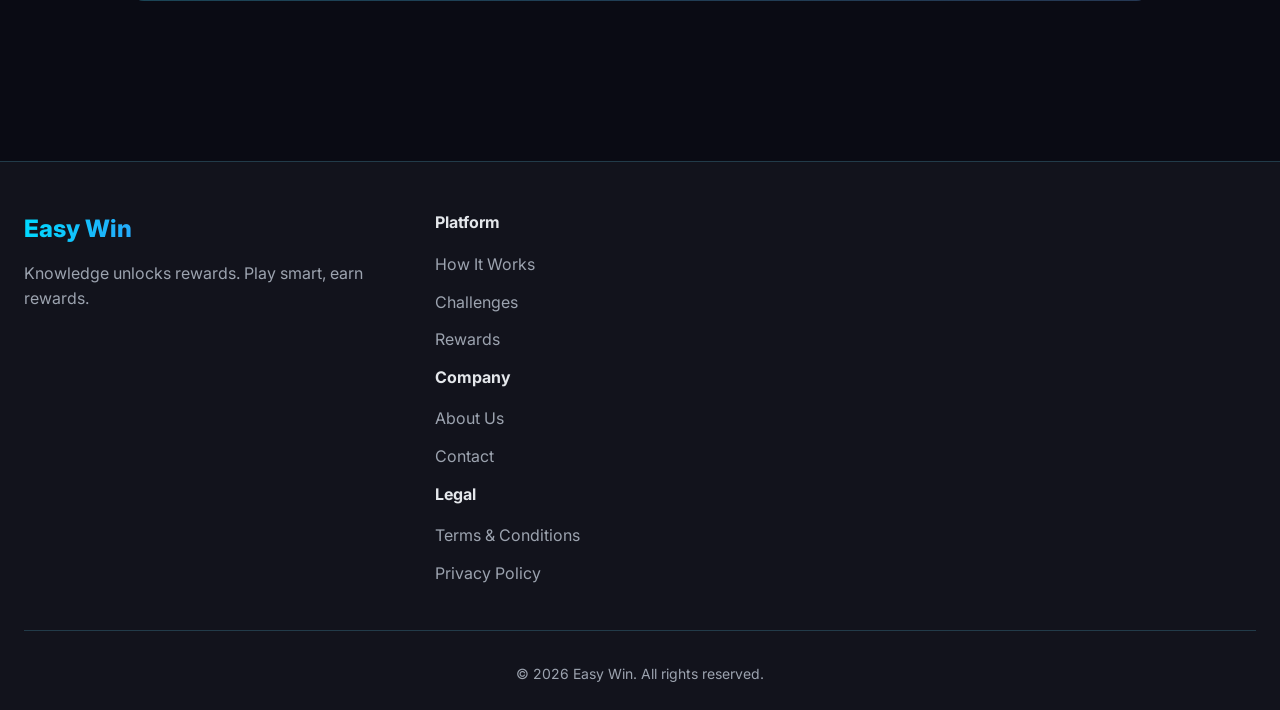
<file: privacy.html>
<!DOCTYPE html>
<html lang="en">
<head>
    <meta charset="UTF-8">
    <meta name="viewport" content="width=device-width, initial-scale=1.0">
    <title>Privacy Policy - Easy Win</title>
    <link rel="stylesheet" href="styles.css">
    <link rel="preconnect" href="https://fonts.googleapis.com">
    <link rel="preconnect" href="https://fonts.gstatic.com" crossorigin>
    <link href="https://fonts.googleapis.com/css2?family=Inter:wght@400;500;600;700;800;900&display=swap" rel="stylesheet">
</head>
<body>
    <!-- Navigation -->
    <nav class="navbar" id="navbar">
        <div class="container">
            <div class="nav-wrapper">
                <div class="nav-brand">
                    <a href="index.html">Easy Win</a>
                </div>
                <button class="nav-toggle" id="navToggle" aria-label="Toggle navigation">
                    <span></span>
                    <span></span>
                    <span></span>
                </button>
                <div class="nav-menu" id="navMenu">
                    <a href="index.html" class="nav-link">Home</a>
                    <a href="how-it-works.html" class="nav-link">How It Works</a>
                    <a href="challenges.html" class="nav-link">Challenges</a>
                    <a href="rewards.html" class="nav-link">Rewards</a>
                    <a href="about.html" class="nav-link">About</a>
                    <a href="contact.html" class="nav-link">Contact</a>
                </div>
            </div>
        </div>
    </nav>

    <!-- Hero Section -->
    <section class="page-hero">
        <div class="container">
            <div class="page-header fade-in">
                <svg width="64" height="64" viewBox="0 0 24 24" fill="none" stroke="currentColor" stroke-width="2" style="margin: 0 auto 1.5rem;">
                    <path d="M12 22s8-4 8-10V5l-8-3-8 3v7c0 6 8 10 8 10z"/>
                </svg>
                <h1 class="gradient-text">Privacy Policy</h1>
                <p>Your privacy is important to us. This policy explains how we collect, use, and protect your data.</p>
            </div>
        </div>
    </section>

    <!-- Privacy Content Section -->
    <section class="section">
        <div class="container">
            <div class="accordion-container">
                <div class="accordion-item">
                    <button class="accordion-header">
                        <span>Data We Collect</span>
                        <svg width="20" height="20" viewBox="0 0 24 24" fill="none" stroke="currentColor" stroke-width="2">
                            <polyline points="6 9 12 15 18 9"/>
                        </svg>
                    </button>
                    <div class="accordion-content">
                        <p>We collect the following types of information:</p>
                        <h4>Personal Information:</h4>
                        <ul>
                            <li>Email address (for account creation and communication)</li>
                            <li>Username (chosen by you for platform identification)</li>
                            <li>Age verification data (to ensure eligibility)</li>
                        </ul>
                        <h4>Usage Data:</h4>
                        <ul>
                            <li>Quiz participation history</li>
                            <li>Points and reward balances</li>
                            <li>Challenge completion statistics</li>
                            <li>Device and browser information</li>
                            <li>IP address for security purposes</li>
                        </ul>
                        <p>This data is collected to provide and improve our services, ensure platform security, and deliver rewards.</p>
                    </div>
                </div>

                <div class="accordion-item">
                    <button class="accordion-header">
                        <span>Purpose of Data Usage</span>
                        <svg width="20" height="20" viewBox="0 0 24 24" fill="none" stroke="currentColor" stroke-width="2">
                            <polyline points="6 9 12 15 18 9"/>
                        </svg>
                    </button>
                    <div class="accordion-content">
                        <p>We use your data for the following purposes:</p>
                        <h4>Service Delivery:</h4>
                        <ul>
                            <li>Account management and authentication</li>
                            <li>Challenge participation tracking</li>
                            <li>Reward distribution and redemption</li>
                            <li>Performance analytics and improvements</li>
                        </ul>
                        <h4>Communication:</h4>
                        <ul>
                            <li>Platform updates and announcements</li>
                            <li>Reward notifications</li>
                            <li>Support responses</li>
                            <li>Security alerts</li>
                        </ul>
                        <p>We will never sell your personal information to third parties.</p>
                    </div>
                </div>

                <div class="accordion-item">
                    <button class="accordion-header">
                        <span>Cookies & Analytics</span>
                        <svg width="20" height="20" viewBox="0 0 24 24" fill="none" stroke="currentColor" stroke-width="2">
                            <polyline points="6 9 12 15 18 9"/>
                        </svg>
                    </button>
                    <div class="accordion-content">
                        <p>We use cookies and similar technologies:</p>
                        <h4>Essential Cookies:</h4>
                        <ul>
                            <li>Session management</li>
                            <li>Security features</li>
                            <li>Preference storage</li>
                        </ul>
                        <h4>Analytics Cookies:</h4>
                        <ul>
                            <li>Usage patterns analysis</li>
                            <li>Platform performance monitoring</li>
                            <li>User experience optimization</li>
                        </ul>
                        <p>You can control cookie preferences through your browser settings. Disabling cookies may limit some platform functionality.</p>
                    </div>
                </div>

                <div class="accordion-item">
                    <button class="accordion-header">
                        <span>Third-Party Services</span>
                        <svg width="20" height="20" viewBox="0 0 24 24" fill="none" stroke="currentColor" stroke-width="2">
                            <polyline points="6 9 12 15 18 9"/>
                        </svg>
                    </button>
                    <div class="accordion-content">
                        <p>We work with trusted third-party services:</p>
                        <h4>Analytics Providers:</h4>
                        <ul>
                            <li>Google Analytics (usage tracking)</li>
                            <li>Performance monitoring tools</li>
                        </ul>
                        <h4>Reward Partners:</h4>
                        <ul>
                            <li>Gift card providers</li>
                            <li>Payment processors for wallet credits</li>
                        </ul>
                        <h4>Security Services:</h4>
                        <ul>
                            <li>Fraud detection systems</li>
                            <li>DDoS protection</li>
                        </ul>
                        <p>All third-party services are bound by strict confidentiality agreements and GDPR compliance requirements.</p>
                    </div>
                </div>

                <div class="accordion-item">
                    <button class="accordion-header">
                        <span>Data Security</span>
                        <svg width="20" height="20" viewBox="0 0 24 24" fill="none" stroke="currentColor" stroke-width="2">
                            <polyline points="6 9 12 15 18 9"/>
                        </svg>
                    </button>
                    <div class="accordion-content">
                        <p>We implement industry-standard security measures:</p>
                        <h4>Technical Safeguards:</h4>
                        <ul>
                            <li>SSL/TLS encryption for data transmission</li>
                            <li>Encrypted data storage</li>
                            <li>Regular security audits</li>
                            <li>Access controls and authentication</li>
                        </ul>
                        <h4>Organizational Measures:</h4>
                        <ul>
                            <li>Staff training on data protection</li>
                            <li>Limited access to personal data</li>
                            <li>Incident response procedures</li>
                            <li>Regular backup systems</li>
                        </ul>
                        <p>While we strive to protect your data, no method of transmission over the internet is 100% secure.</p>
                    </div>
                </div>

                <div class="accordion-item">
                    <button class="accordion-header">
                        <span>Your Rights</span>
                        <svg width="20" height="20" viewBox="0 0 24 24" fill="none" stroke="currentColor" stroke-width="2">
                            <polyline points="6 9 12 15 18 9"/>
                        </svg>
                    </button>
                    <div class="accordion-content">
                        <p>Under data protection laws, you have the right to:</p>
                        <ul>
                            <li>Access your personal data</li>
                            <li>Correct inaccurate information</li>
                            <li>Request data deletion</li>
                            <li>Object to data processing</li>
                            <li>Data portability</li>
                            <li>Withdraw consent at any time</li>
                        </ul>
                        <p>To exercise these rights, please contact our support team. We will respond within 30 days.</p>
                    </div>
                </div>

                <div class="accordion-item">
                    <button class="accordion-header">
                        <span>Data Retention</span>
                        <svg width="20" height="20" viewBox="0 0 24 24" fill="none" stroke="currentColor" stroke-width="2">
                            <polyline points="6 9 12 15 18 9"/>
                        </svg>
                    </button>
                    <div class="accordion-content">
                        <p>We retain your data for:</p>
                        <h4>Active Accounts:</h4>
                        <ul>
                            <li>For the duration of account activity</li>
                            <li>Plus reasonable retention period for legal compliance</li>
                        </ul>
                        <h4>Deleted Accounts:</h4>
                        <ul>
                            <li>Immediate removal of personal identifiers</li>
                            <li>Anonymized data may be retained for analytics</li>
                            <li>Backup systems purged within 90 days</li>
                        </ul>
                        <p>We may retain data longer if required by law or for legitimate business purposes (e.g., fraud prevention).</p>
                    </div>
                </div>

                <div class="accordion-item">
                    <button class="accordion-header">
                        <span>Children's Privacy</span>
                        <svg width="20" height="20" viewBox="0 0 24 24" fill="none" stroke="currentColor" stroke-width="2">
                            <polyline points="6 9 12 15 18 9"/>
                        </svg>
                    </button>
                    <div class="accordion-content">
                        <p>We are committed to protecting children's privacy:</p>
                        <ul>
                            <li>Minimum age requirement: 13 years</li>
                            <li>Parental consent required for users under 16 (where applicable)</li>
                            <li>Limited data collection for minor accounts</li>
                            <li>No targeted advertising to children</li>
                        </ul>
                        <p>If we discover data collection from a child without proper consent, we will delete that information immediately.</p>
                    </div>
                </div>
            </div>

            <div class="info-box fade-in" style="margin-top: 3rem;">
                <h3>Questions About Privacy?</h3>
                <p>If you have any questions about our Privacy Policy or how we handle your data, please contact us.</p>
                <div class="cta-buttons">
                    <a href="contact.html" class="btn btn-primary">Contact Support</a>
                    <a href="mailto:win@easywin.in" class="btn btn-outline">Email Us Directly</a>
                </div>
                <p class="small-text" style="margin-top: 1.5rem;">Last updated: January 27, 2026</p>
            </div>
        </div>
    </section>

    <!-- Footer -->
    <footer class="footer">
        <div class="container">
            <div class="footer-content">
                <div class="footer-brand">
                    <h3>Easy Win</h3>
                    <p>Knowledge unlocks rewards. Play smart, earn rewards.</p>
                </div>
                <div class="footer-links">
                    <div class="footer-column">
                        <h4>Platform</h4>
                        <a href="how-it-works.html">How It Works</a>
                        <a href="challenges.html">Challenges</a>
                        <a href="rewards.html">Rewards</a>
                    </div>
                    <div class="footer-column">
                        <h4>Company</h4>
                        <a href="about.html">About Us</a>
                        <a href="contact.html">Contact</a>
                    </div>
                    <div class="footer-column">
                        <h4>Legal</h4>
                        <a href="terms.html">Terms & Conditions</a>
                        <a href="privacy.html">Privacy Policy</a>
                    </div>
                </div>
            </div>
            <div class="footer-bottom">
                <p>&copy; 2026 Easy Win. All rights reserved.</p>
            </div>
        </div>
    </footer>

    <script src="script.js"></script>
</body>
</html>
</file>
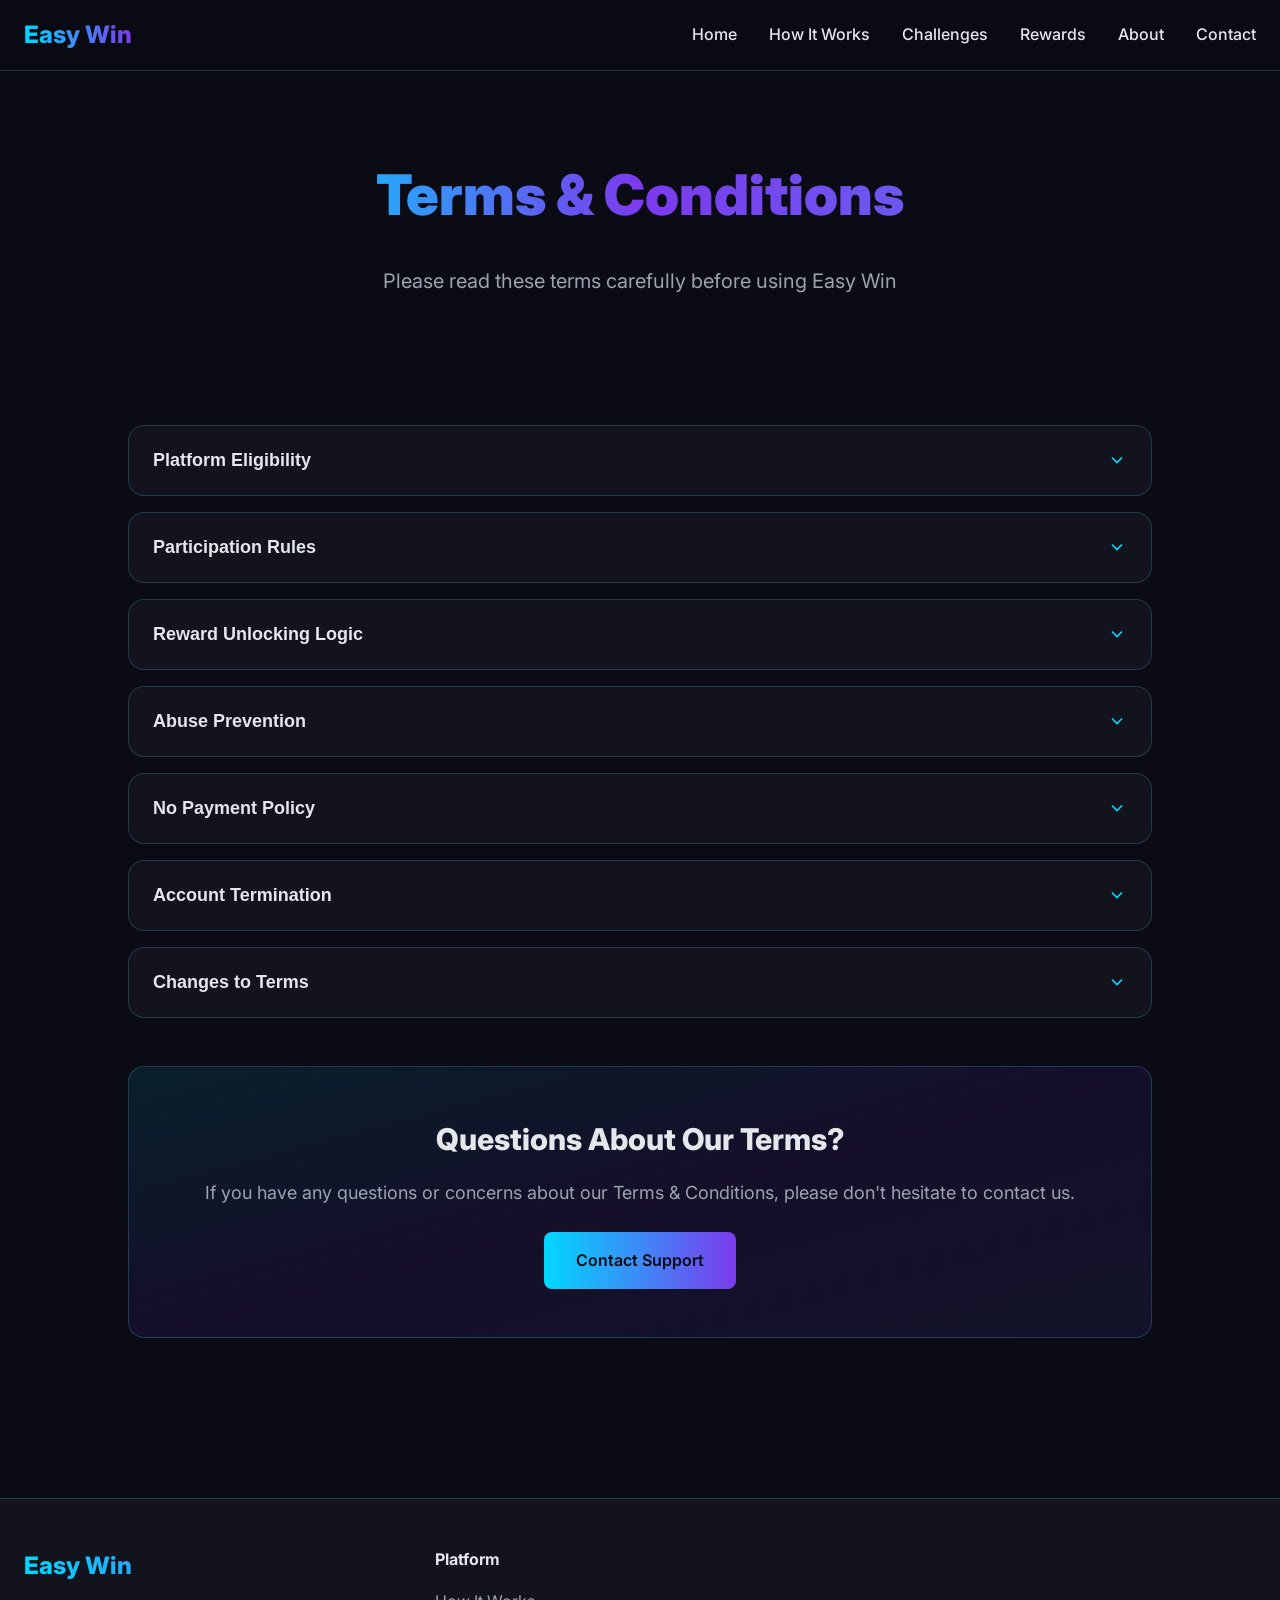
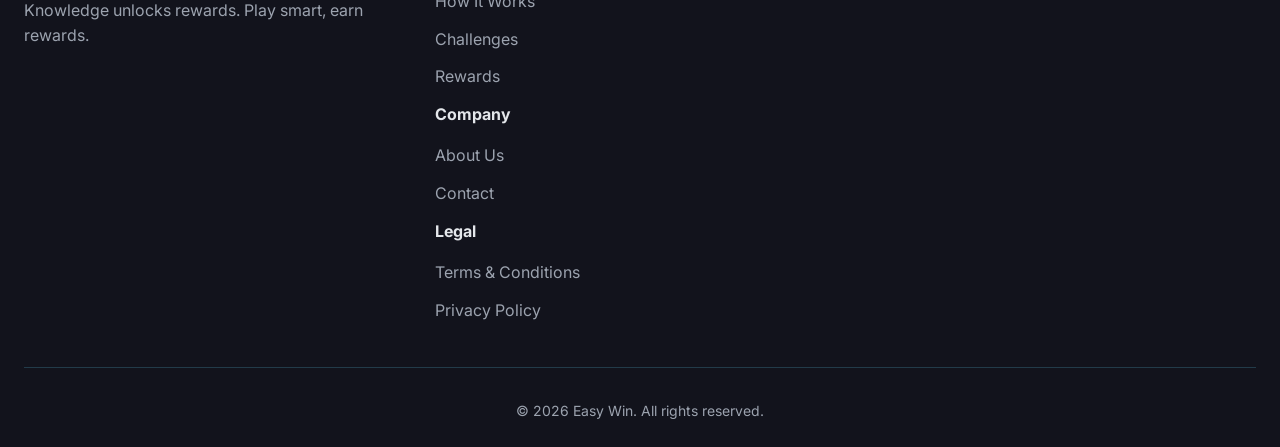
<file: terms.html>
<!DOCTYPE html>
<html lang="en">
<head>
    <meta charset="UTF-8">
    <meta name="viewport" content="width=device-width, initial-scale=1.0">
    <title>Terms & Conditions - Easy Win</title>
    <link rel="stylesheet" href="styles.css">
    <link rel="preconnect" href="https://fonts.googleapis.com">
    <link rel="preconnect" href="https://fonts.gstatic.com" crossorigin>
    <link href="https://fonts.googleapis.com/css2?family=Inter:wght@400;500;600;700;800;900&display=swap" rel="stylesheet">
</head>
<body>
    <!-- Navigation -->
    <nav class="navbar" id="navbar">
        <div class="container">
            <div class="nav-wrapper">
                <div class="nav-brand">
                    <a href="index.html">Easy Win</a>
                </div>
                <button class="nav-toggle" id="navToggle" aria-label="Toggle navigation">
                    <span></span>
                    <span></span>
                    <span></span>
                </button>
                <div class="nav-menu" id="navMenu">
                    <a href="index.html" class="nav-link">Home</a>
                    <a href="how-it-works.html" class="nav-link">How It Works</a>
                    <a href="challenges.html" class="nav-link">Challenges</a>
                    <a href="rewards.html" class="nav-link">Rewards</a>
                    <a href="about.html" class="nav-link">About</a>
                    <a href="contact.html" class="nav-link">Contact</a>
                </div>
            </div>
        </div>
    </nav>

    <!-- Hero Section -->
    <section class="page-hero">
        <div class="container">
            <div class="page-header fade-in">
                <h1 class="gradient-text">Terms & Conditions</h1>
                <p>Please read these terms carefully before using Easy Win</p>
            </div>
        </div>
    </section>

    <!-- Terms Content Section -->
    <section class="section">
        <div class="container">
            <div class="accordion-container">
                <div class="accordion-item">
                    <button class="accordion-header">
                        <span>Platform Eligibility</span>
                        <svg width="20" height="20" viewBox="0 0 24 24" fill="none" stroke="currentColor" stroke-width="2">
                            <polyline points="6 9 12 15 18 9"/>
                        </svg>
                    </button>
                    <div class="accordion-content">
                        <p>To use Easy Win, you must:</p>
                        <ul>
                            <li>Be at least 13 years of age</li>
                            <li>Provide accurate information during registration</li>
                            <li>Not engage in any fraudulent or automated activity</li>
                            <li>Comply with all local laws and regulations</li>
                        </ul>
                        <p>We reserve the right to suspend or terminate accounts that violate these eligibility requirements.</p>
                    </div>
                </div>

                <div class="accordion-item">
                    <button class="accordion-header">
                        <span>Participation Rules</span>
                        <svg width="20" height="20" viewBox="0 0 24 24" fill="none" stroke="currentColor" stroke-width="2">
                            <polyline points="6 9 12 15 18 9"/>
                        </svg>
                    </button>
                    <div class="accordion-content">
                        <p>When participating in quiz challenges:</p>
                        <ul>
                            <li>Answer questions honestly without external assistance tools</li>
                            <li>Complete challenges within the specified timeframe</li>
                            <li>Do not create multiple accounts to gain unfair advantages</li>
                            <li>Respect other participants and platform guidelines</li>
                        </ul>
                        <p>Violation of participation rules may result in forfeiture of rewards and account suspension.</p>
                    </div>
                </div>

                <div class="accordion-item">
                    <button class="accordion-header">
                        <span>Reward Unlocking Logic</span>
                        <svg width="20" height="20" viewBox="0 0 24 24" fill="none" stroke="currentColor" stroke-width="2">
                            <polyline points="6 9 12 15 18 9"/>
                        </svg>
                    </button>
                    <div class="accordion-content">
                        <p>Rewards are earned based on:</p>
                        <ul>
                            <li>Successful completion of quiz challenges</li>
                            <li>Accumulation of points through correct answers</li>
                            <li>Meeting minimum participation requirements</li>
                            <li>Account standing in good status</li>
                        </ul>
                        <p>Rewards are typically distributed instantly or within 24-48 hours. Special promotional rewards may have different distribution timelines as specified in the challenge details.</p>
                    </div>
                </div>

                <div class="accordion-item">
                    <button class="accordion-header">
                        <span>Abuse Prevention</span>
                        <svg width="20" height="20" viewBox="0 0 24 24" fill="none" stroke="currentColor" stroke-width="2">
                            <polyline points="6 9 12 15 18 9"/>
                        </svg>
                    </button>
                    <div class="accordion-content">
                        <p>We employ multiple measures to prevent abuse:</p>
                        <ul>
                            <li>Automated detection systems for suspicious activity</li>
                            <li>Manual review of unusual participation patterns</li>
                            <li>IP address and device fingerprinting</li>
                            <li>Verification processes for reward redemption</li>
                        </ul>
                        <p>Accounts found engaging in abusive behavior will be permanently banned, and all pending rewards will be forfeited.</p>
                    </div>
                </div>

                <div class="accordion-item">
                    <button class="accordion-header">
                        <span>No Payment Policy</span>
                        <svg width="20" height="20" viewBox="0 0 24 24" fill="none" stroke="currentColor" stroke-width="2">
                            <polyline points="6 9 12 15 18 9"/>
                        </svg>
                    </button>
                    <div class="accordion-content">
                        <p>Easy Win is completely free to use:</p>
                        <ul>
                            <li>No subscription fees or registration charges</li>
                            <li>No hidden costs or surprise fees</li>
                            <li>No payment required to participate in challenges</li>
                            <li>No purchase necessary to claim rewards</li>
                        </ul>
                        <p>We will never ask for payment information to participate in challenges or claim rewards. Be wary of any communication requesting payment claiming to be from Easy Win.</p>
                    </div>
                </div>

                <div class="accordion-item">
                    <button class="accordion-header">
                        <span>Account Termination</span>
                        <svg width="20" height="20" viewBox="0 0 24 24" fill="none" stroke="currentColor" stroke-width="2">
                            <polyline points="6 9 12 15 18 9"/>
                        </svg>
                    </button>
                    <div class="accordion-content">
                        <p>We reserve the right to terminate accounts for:</p>
                        <ul>
                            <li>Violation of terms and conditions</li>
                            <li>Fraudulent activity or abuse of the platform</li>
                            <li>Providing false information</li>
                            <li>Harassment of other users or staff</li>
                        </ul>
                        <p>Users may also request account deletion at any time by contacting support. Upon deletion, all unclaimed rewards will be forfeited.</p>
                    </div>
                </div>

                <div class="accordion-item">
                    <button class="accordion-header">
                        <span>Changes to Terms</span>
                        <svg width="20" height="20" viewBox="0 0 24 24" fill="none" stroke="currentColor" stroke-width="2">
                            <polyline points="6 9 12 15 18 9"/>
                        </svg>
                    </button>
                    <div class="accordion-content">
                        <p>We may update these Terms & Conditions periodically:</p>
                        <ul>
                            <li>Users will be notified of significant changes via email</li>
                            <li>Continued use of the platform constitutes acceptance of updated terms</li>
                            <li>Previous versions will be archived and available upon request</li>
                        </ul>
                        <p>Last updated: January 27, 2026</p>
                    </div>
                </div>
            </div>

            <div class="info-box fade-in" style="margin-top: 3rem;">
                <h3>Questions About Our Terms?</h3>
                <p>If you have any questions or concerns about our Terms & Conditions, please don't hesitate to contact us.</p>
                <a href="contact.html" class="btn btn-primary">Contact Support</a>
            </div>
        </div>
    </section>

    <!-- Footer -->
    <footer class="footer">
        <div class="container">
            <div class="footer-content">
                <div class="footer-brand">
                    <h3>Easy Win</h3>
                    <p>Knowledge unlocks rewards. Play smart, earn rewards.</p>
                </div>
                <div class="footer-links">
                    <div class="footer-column">
                        <h4>Platform</h4>
                        <a href="how-it-works.html">How It Works</a>
                        <a href="challenges.html">Challenges</a>
                        <a href="rewards.html">Rewards</a>
                    </div>
                    <div class="footer-column">
                        <h4>Company</h4>
                        <a href="about.html">About Us</a>
                        <a href="contact.html">Contact</a>
                    </div>
                    <div class="footer-column">
                        <h4>Legal</h4>
                        <a href="terms.html">Terms & Conditions</a>
                        <a href="privacy.html">Privacy Policy</a>
                    </div>
                </div>
            </div>
            <div class="footer-bottom">
                <p>&copy; 2026 Easy Win. All rights reserved.</p>
            </div>
        </div>
    </footer>

    <script src="script.js"></script>
</body>
</html>
</file>
<file: styles.css>
/* Reset and Base Styles */
* {
    margin: 0;
    padding: 0;
    box-sizing: border-box;
}

:root {
    --background: #0a0b14;
    --foreground: #e4e7eb;
    --card: #12131c;
    --primary: #00d9ff;
    --secondary: #7c3aed;
    --accent: #6366f1;
    --muted: #1e1f2e;
    --muted-foreground: #9ca3af;
    --border: rgba(100, 217, 255, 0.2);
    --pink: #ec4899;
    --green: #10b981;
    --yellow: #f59e0b;
    --red: #ef4444;
}

body {
    font-family: 'Inter', -apple-system, BlinkMacSystemFont, 'Segoe UI', sans-serif;
    background-color: var(--background);
    color: var(--foreground);
    line-height: 1.6;
    overflow-x: hidden;
}

.container {
    max-width: 1280px;
    margin: 0 auto;
    padding: 0 1.5rem;
}

/* Navigation */
.navbar {
    position: sticky;
    top: 0;
    z-index: 1000;
    background-color: rgba(10, 11, 20, 0.95);
    backdrop-filter: blur(10px);
    border-bottom: 1px solid var(--border);
}

.nav-wrapper {
    display: flex;
    align-items: center;
    justify-content: space-between;
    padding: 1rem 0;
}

.nav-brand a {
    font-size: 1.5rem;
    font-weight: 800;
    background: linear-gradient(to right, var(--primary), var(--secondary));
    -webkit-background-clip: text;
    -webkit-text-fill-color: transparent;
    background-clip: text;
    text-decoration: none;
}

.nav-menu {
    display: flex;
    gap: 2rem;
    align-items: center;
}

.nav-link {
    color: var(--foreground);
    text-decoration: none;
    font-weight: 500;
    transition: color 0.3s;
    position: relative;
}

.nav-link:hover,
.nav-link.active {
    color: var(--primary);
}

.nav-link.active::after {
    content: '';
    position: absolute;
    bottom: -0.5rem;
    left: 0;
    right: 0;
    height: 2px;
    background: var(--primary);
}

.nav-toggle {
    display: none;
    flex-direction: column;
    gap: 0.3rem;
    background: none;
    border: none;
    cursor: pointer;
}

.nav-toggle span {
    width: 25px;
    height: 3px;
    background: var(--primary);
    border-radius: 2px;
    transition: all 0.3s;
}

/* Buttons */
.btn {
    display: inline-flex;
    align-items: center;
    gap: 0.5rem;
    padding: 1rem 2rem;
    border-radius: 0.5rem;
    font-weight: 600;
    text-decoration: none;
    transition: all 0.3s;
    cursor: pointer;
    border: none;
    font-size: 1rem;
}

.btn-primary {
    background: linear-gradient(to right, var(--primary), var(--secondary));
    color: var(--background);
}

.btn-primary:hover {
    transform: translateY(-2px);
    box-shadow: 0 20px 40px rgba(0, 217, 255, 0.3);
}

.btn-secondary {
    background: transparent;
    border: 1px solid var(--border);
    color: var(--foreground);
}

.btn-secondary:hover {
    background: rgba(0, 217, 255, 0.05);
    transform: translateY(-2px);
}

.btn-outline {
    background: transparent;
    border: 1px solid var(--border);
    color: var(--foreground);
}

.btn-outline:hover {
    background: rgba(0, 217, 255, 0.05);
    border-color: var(--primary);
}

/* Gradient Text */
.gradient-text {
    background: linear-gradient(to right, var(--primary), var(--secondary), var(--accent));
    -webkit-background-clip: text;
    -webkit-text-fill-color: transparent;
    background-clip: text;
}

/* Hero Section */
.hero-section {
    position: relative;
    min-height: 90vh;
    display: flex;
    align-items: center;
    padding: 5rem 0;
}

.bg-gradient {
    position: absolute;
    inset: 0;
    background: radial-gradient(circle at 30% 50%, rgba(0, 217, 255, 0.1), transparent 50%),
                radial-gradient(circle at 70% 30%, rgba(124, 58, 237, 0.1), transparent 50%);
    filter: blur(60px);
}

.hero-grid {
    display: grid;
    grid-template-columns: 1fr 1fr;
    gap: 3rem;
    align-items: center;
    position: relative;
    z-index: 10;
}

.hero-content {
    display: flex;
    flex-direction: column;
    gap: 1.5rem;
}

.badge {
    display: inline-block;
    width: fit-content;
    padding: 0.5rem 1rem;
    border-radius: 9999px;
    background: rgba(0, 217, 255, 0.1);
    border: 1px solid rgba(0, 217, 255, 0.2);
    color: var(--primary);
    font-size: 0.875rem;
    font-weight: 600;
}

.hero-title {
    font-size: 3.5rem;
    font-weight: 900;
    line-height: 1.1;
}

.hero-description {
    font-size: 1.25rem;
    color: var(--muted-foreground);
    line-height: 1.8;
}

.hero-buttons {
    display: flex;
    gap: 1rem;
    flex-wrap: wrap;
}

.hero-visual {
    position: relative;
}

.hero-image-wrapper {
    position: relative;
    border-radius: 1rem;
    overflow: hidden;
    border: 1px solid var(--border);
    box-shadow: 0 20px 60px rgba(0, 217, 255, 0.2);
}

.hero-image-wrapper img {
    width: 100%;
    aspect-ratio: 1;
    object-fit: cover;
}

.image-overlay {
    position: absolute;
    inset: 0;
    background: linear-gradient(to top, var(--background), transparent);
}

.floating-blob {
    position: absolute;
    border-radius: 50%;
    filter: blur(40px);
    opacity: 0.5;
}

.blob-1 {
    width: 6rem;
    height: 6rem;
    background: linear-gradient(to bottom right, var(--primary), var(--secondary));
    top: -1.5rem;
    right: -1.5rem;
    animation: float 3s ease-in-out infinite;
}

.blob-2 {
    width: 8rem;
    height: 8rem;
    background: linear-gradient(to bottom right, var(--secondary), var(--accent));
    bottom: -1.5rem;
    left: -1.5rem;
    animation: float 2.5s ease-in-out infinite;
}

@keyframes float {
    0%, 100% { transform: translateY(0); }
    50% { transform: translateY(-10px); }
}

/* Sections */
.section {
    padding: 5rem 0;
    position: relative;
}

.section-alt {
    background-color: var(--card);
}

.section-header {
    text-align: center;
    margin-bottom: 4rem;
}

.section-title {
    font-size: 3rem;
    font-weight: 800;
    margin-bottom: 1rem;
}

.section-description {
    font-size: 1.25rem;
    color: var(--muted-foreground);
}

.page-hero {
    padding: 5rem 0 3rem;
}

.page-header {
    text-align: center;
    max-width: 48rem;
    margin: 0 auto;
}

.page-header h1 {
    font-size: 3.5rem;
    font-weight: 900;
    margin-bottom: 1.5rem;
}

.page-header p {
    font-size: 1.25rem;
    color: var(--muted-foreground);
}

/* Cards */
.card {
    background: var(--card);
    border: 1px solid var(--border);
    border-radius: 1rem;
    padding: 1.5rem;
    transition: all 0.3s;
}

.card:hover {
    border-color: rgba(0, 217, 255, 0.5);
    transform: translateY(-5px);
}

.card-icon {
    width: 3.5rem;
    height: 3.5rem;
    border-radius: 0.75rem;
    background: linear-gradient(to bottom right, rgba(0, 217, 255, 0.2), rgba(124, 58, 237, 0.2));
    display: flex;
    align-items: center;
    justify-content: center;
    margin-bottom: 1rem;
    transition: transform 0.3s;
}

.card:hover .card-icon {
    transform: scale(1.1);
}

.card-icon svg {
    color: var(--primary);
}

.card h3 {
    font-size: 1.125rem;
    font-weight: 700;
    margin-bottom: 0.5rem;
}

.card p {
    color: var(--muted-foreground);
    font-size: 0.875rem;
}

/* Highlights Grid */
.highlights-grid {
    display: grid;
    grid-template-columns: repeat(auto-fit, minmax(280px, 1fr));
    gap: 1.5rem;
}

.highlight-card {
    background: var(--card);
}

/* Steps Grid */
.steps-grid {
    display: grid;
    grid-template-columns: repeat(auto-fit, minmax(300px, 1fr));
    gap: 2rem;
    max-width: 75rem;
    margin: 0 auto;
}

.step-card {
    text-align: center;
}

.step-icon-wrapper {
    position: relative;
    width: 5rem;
    height: 5rem;
    border-radius: 1rem;
    display: flex;
    align-items: center;
    justify-content: center;
    margin: 0 auto 1.5rem;
    box-shadow: 0 10px 30px rgba(0, 0, 0, 0.3);
}

.gradient-primary {
    background: linear-gradient(to bottom right, var(--primary), #4dd5eb);
}

.gradient-secondary {
    background: linear-gradient(to bottom right, var(--secondary), #a78bfa);
}

.gradient-accent {
    background: linear-gradient(to bottom right, var(--accent), #818cf8);
}

.gradient-pink {
    background: linear-gradient(to bottom right, var(--pink), #f472b6);
}

.step-number {
    position: absolute;
    top: -0.75rem;
    right: -0.75rem;
    width: 3rem;
    height: 3rem;
    border-radius: 50%;
    background: var(--background);
    border: 2px solid var(--primary);
    display: flex;
    align-items: center;
    justify-content: center;
    font-size: 1.5rem;
    font-weight: 800;
    color: var(--primary);
}

.step-card h3 {
    font-size: 1.5rem;
    margin-bottom: 0.75rem;
}

.step-card p {
    color: var(--muted-foreground);
}

/* Timeline */
.timeline-container {
    max-width: 60rem;
    margin: 0 auto;
    display: flex;
    flex-direction: column;
    gap: 4rem;
}

.timeline-step {
    display: flex;
    gap: 2rem;
    align-items: center;
}

.timeline-icon {
    position: relative;
    flex-shrink: 0;
    width: 6rem;
    height: 6rem;
    border-radius: 1rem;
    display: flex;
    align-items: center;
    justify-content: center;
    box-shadow: 0 10px 40px rgba(0, 0, 0, 0.4);
}

.timeline-number {
    position: absolute;
    top: -0.5rem;
    right: -0.5rem;
    width: 2.5rem;
    height: 2.5rem;
    border-radius: 50%;
    background: var(--card);
    border: 2px solid var(--primary);
    display: flex;
    align-items: center;
    justify-content: center;
    font-weight: 800;
    color: var(--primary);
}

.timeline-content h3 {
    font-size: 1.5rem;
    margin-bottom: 0.75rem;
}

.timeline-content p {
    font-size: 1.125rem;
    color: var(--muted-foreground);
}

/* Play Steps */
.play-steps-container {
    max-width: 56rem;
    margin: 0 auto;
    display: flex;
    flex-direction: column;
    gap: 1.5rem;
}

.play-step {
    display: flex;
    gap: 1.5rem;
    padding: 1.5rem;
    border-radius: 1rem;
    background: var(--card);
    border: 1px solid var(--border);
    transition: all 0.3s;
}

.play-step:hover {
    border-color: rgba(0, 217, 255, 0.5);
}

.play-step-number {
    flex-shrink: 0;
    width: 3.5rem;
    height: 3.5rem;
    border-radius: 0.75rem;
    background: linear-gradient(to bottom right, rgba(0, 217, 255, 0.2), rgba(124, 58, 237, 0.2));
    display: flex;
    align-items: center;
    justify-content: center;
    font-size: 1.5rem;
    font-weight: 800;
    color: var(--primary);
    transition: transform 0.3s;
}

.play-step:hover .play-step-number {
    transform: scale(1.1);
}

.play-step h3 {
    font-size: 1.25rem;
    margin-bottom: 0.5rem;
}

.play-step p {
    color: var(--muted-foreground);
}

/* CTA Box */
.cta-box {
    max-width: 56rem;
    margin: 3rem auto 0;
    padding: 3rem;
    border-radius: 1rem;
    background: linear-gradient(to bottom right, rgba(0, 217, 255, 0.1), rgba(124, 58, 237, 0.1), rgba(99, 102, 241, 0.1));
    border: 1px solid var(--border);
    text-align: center;
}

.cta-box svg {
    color: var(--primary);
    margin: 0 auto 1rem;
}

.cta-box h3 {
    font-size: 1.875rem;
    font-weight: 800;
    margin-bottom: 0.75rem;
}

.cta-box p {
    color: var(--muted-foreground);
    margin-bottom: 1.5rem;
}

/* Blog Grid */
.blog-grid {
    display: grid;
    grid-template-columns: repeat(auto-fit, minmax(320px, 1fr));
    gap: 2rem;
    max-width: 87.5rem;
    margin: 0 auto;
}

.blog-card {
    border-radius: 1rem;
    overflow: hidden;
    background: var(--background);
    border: 1px solid var(--border);
    transition: all 0.3s;
    cursor: pointer;
}

.blog-card:hover {
    border-color: rgba(0, 217, 255, 0.5);
}

.blog-image {
    position: relative;
    overflow: hidden;
    aspect-ratio: 16 / 9;
}

.blog-image img {
    width: 100%;
    height: 100%;
    object-fit: cover;
    transition: transform 0.5s;
}

.blog-card:hover .blog-image img {
    transform: scale(1.1);
}

.blog-category {
    position: absolute;
    top: 1rem;
    left: 1rem;
    padding: 0.375rem 0.75rem;
    border-radius: 9999px;
    background: rgba(0, 217, 255, 0.9);
    color: var(--background);
    font-size: 0.75rem;
    font-weight: 600;
}

.blog-content {
    padding: 1.5rem;
}

.blog-meta {
    display: flex;
    gap: 1rem;
    margin-bottom: 0.75rem;
    color: var(--muted-foreground);
    font-size: 0.75rem;
}

.blog-meta span {
    display: flex;
    align-items: center;
    gap: 0.25rem;
}

.blog-content h3 {
    font-size: 1.25rem;
    margin-bottom: 0.75rem;
    transition: color 0.3s;
}

.blog-card:hover .blog-content h3 {
    color: var(--primary);
}

.blog-content p {
    color: var(--muted-foreground);
    font-size: 0.875rem;
    margin-bottom: 1rem;
    display: -webkit-box;
    -webkit-line-clamp: 2;
    -webkit-box-orient: vertical;
    overflow: hidden;
}

.blog-author {
    display: flex;
    align-items: center;
    gap: 0.5rem;
    padding-top: 1rem;
    border-top: 1px solid var(--border);
    color: var(--muted-foreground);
    font-size: 0.875rem;
}

/* Quiz Grid */
.quiz-grid {
    display: grid;
    grid-template-columns: repeat(auto-fill, minmax(280px, 1fr));
    gap: 1.5rem;
}

.quiz-card {
    position: relative;
    padding: 1.5rem;
    border-radius: 1rem;
    background: var(--card);
    border: 1px solid var(--border);
    transition: all 0.3s;
    cursor: pointer;
}

.quiz-card:hover {
    border-color: rgba(0, 217, 255, 0.5);
    transform: translateY(-5px);
}

.quiz-card::before {
    content: '';
    position: absolute;
    inset: 0;
    border-radius: 1rem;
    background: linear-gradient(to bottom right, transparent, rgba(0, 217, 255, 0.1));
    opacity: 0;
    transition: opacity 0.3s;
}

.quiz-card:hover::before {
    opacity: 1;
}

.quiz-icon {
    position: relative;
    z-index: 10;
    width: 3.5rem;
    height: 3.5rem;
    border-radius: 0.75rem;
    display: flex;
    align-items: center;
    justify-content: center;
    margin-bottom: 1rem;
    transition: transform 0.3s;
}

.quiz-card:hover .quiz-icon {
    transform: scale(1.1);
}

.quiz-card h3 {
    position: relative;
    z-index: 10;
    font-size: 1.125rem;
    font-weight: 700;
    margin-bottom: 0.25rem;
    min-height: 3.5rem;
    display: -webkit-box;
    -webkit-line-clamp: 2;
    -webkit-box-orient: vertical;
    overflow: hidden;
}

.quiz-category {
    position: relative;
    z-index: 10;
    font-size: 0.875rem;
    color: var(--muted-foreground);
    margin-bottom: 1rem;
}

.quiz-stats {
    position: relative;
    z-index: 10;
    margin-bottom: 1rem;
}

.quiz-stat {
    display: flex;
    justify-content: space-between;
    margin-bottom: 0.5rem;
    font-size: 0.875rem;
}

.quiz-stat-label {
    color: var(--muted-foreground);
}

.quiz-stat-value {
    font-weight: 600;
}

.quiz-reward {
    color: var(--primary) !important;
}

.difficulty-badge {
    position: relative;
    z-index: 10;
    display: inline-flex;
    padding: 0.25rem 0.75rem;
    border-radius: 9999px;
    font-size: 0.75rem;
    font-weight: 600;
    border: 1px solid;
    margin-bottom: 1rem;
}

.difficulty-easy {
    background: rgba(16, 185, 129, 0.1);
    color: var(--green);
    border-color: rgba(16, 185, 129, 0.2);
}

.difficulty-medium {
    background: rgba(245, 158, 11, 0.1);
    color: var(--yellow);
    border-color: rgba(245, 158, 11, 0.2);
}

.difficulty-hard {
    background: rgba(239, 68, 68, 0.1);
    color: var(--red);
    border-color: rgba(239, 68, 68, 0.2);
}

.quiz-labels {
    position: relative;
    z-index: 10;
    display: flex;
    gap: 0.5rem;
    flex-wrap: wrap;
    margin-bottom: 1rem;
}

.quiz-label {
    padding: 0.25rem 0.5rem;
    border-radius: 0.25rem;
    font-size: 0.75rem;
    border: 1px solid;
}

.label-primary {
    background: rgba(0, 217, 255, 0.1);
    color: var(--primary);
    border-color: rgba(0, 217, 255, 0.2);
}

.label-secondary {
    background: rgba(124, 58, 237, 0.1);
    color: var(--secondary);
    border-color: rgba(124, 58, 237, 0.2);
}

.quiz-button {
    position: relative;
    z-index: 10;
    width: 100%;
    padding: 0.75rem;
    border-radius: 0.5rem;
    font-weight: 600;
    color: white;
    border: none;
    cursor: pointer;
    transition: all 0.3s;
}

.quiz-button:hover {
    box-shadow: 0 10px 20px rgba(0, 0, 0, 0.3);
}

/* Rewards Grid */
.rewards-grid {
    display: grid;
    grid-template-columns: repeat(auto-fit, minmax(250px, 1fr));
    gap: 1.5rem;
    max-width: 87.5rem;
    margin: 0 auto;
}

.reward-card {
    padding: 1.5rem;
    border-radius: 1rem;
    background: var(--background);
    border: 1px solid var(--border);
    transition: all 0.3s;
}

.reward-card:hover {
    border-color: rgba(0, 217, 255, 0.5);
    transform: translateY(-5px) scale(1.02);
}

.reward-icon {
    width: 4rem;
    height: 4rem;
    border-radius: 1rem;
    display: flex;
    align-items: center;
    justify-content: center;
    margin-bottom: 1rem;
    box-shadow: 0 10px 30px rgba(0, 0, 0, 0.3);
    transition: transform 0.3s;
}

.reward-card:hover .reward-icon {
    transform: scale(1.1);
}

.reward-card h3 {
    font-size: 1.25rem;
    margin-bottom: 0.75rem;
}

.reward-card p {
    color: var(--muted-foreground);
}

.reward-hero-image {
    max-width: 64rem;
    margin: 0 auto 5rem;
    border-radius: 1rem;
    overflow: hidden;
    border: 1px solid var(--border);
    box-shadow: 0 20px 60px rgba(0, 217, 255, 0.2);
    position: relative;
}

.reward-hero-image img {
    width: 100%;
    aspect-ratio: 16 / 9;
    object-fit: cover;
}

/* Transparency Container */
.transparency-container {
    max-width: 80rem;
    margin: 0 auto;
    display: flex;
    flex-direction: column;
    gap: 2rem;
}

.transparency-card {
    display: flex;
    gap: 1.5rem;
    align-items: flex-start;
    padding: 2rem;
    border-radius: 1rem;
    background: var(--card);
    border: 1px solid var(--border);
    transition: all 0.3s;
}

.transparency-card:hover {
    border-color: rgba(0, 217, 255, 0.5);
}

.transparency-icon {
    flex-shrink: 0;
    width: 4rem;
    height: 4rem;
    border-radius: 1rem;
    background: linear-gradient(to bottom right, rgba(0, 217, 255, 0.2), rgba(124, 58, 237, 0.2));
    display: flex;
    align-items: center;
    justify-content: center;
}

.transparency-icon svg {
    color: var(--primary);
}

.transparency-card h3 {
    font-size: 1.5rem;
    margin-bottom: 0.75rem;
}

.transparency-card p {
    font-size: 1.125rem;
    color: var(--muted-foreground);
}

/* Achievement Box */
.achievement-box {
    max-width: 64rem;
    margin: 0 auto;
    padding: 3rem;
    border-radius: 1rem;
    background: linear-gradient(to bottom right, rgba(0, 217, 255, 0.1), rgba(124, 58, 237, 0.1), rgba(99, 102, 241, 0.1));
    border: 1px solid var(--border);
    text-align: center;
}

.achievement-box svg {
    color: var(--primary);
    margin: 0 auto 1.5rem;
}

.achievement-box h3 {
    font-size: 1.875rem;
    font-weight: 800;
    margin-bottom: 0.75rem;
}

.achievement-box p {
    font-size: 1.125rem;
    color: var(--muted-foreground);
    margin-bottom: 1.5rem;
}

.badge-container {
    display: flex;
    flex-wrap: wrap;
    justify-content: center;
    gap: 1rem;
}

.badge {
    padding: 0.75rem 1.5rem;
    border-radius: 9999px;
    font-weight: 600;
    border: 1px solid;
}

.badge-primary {
    background: rgba(0, 217, 255, 0.1);
    color: var(--primary);
    border-color: rgba(0, 217, 255, 0.2);
}

.badge-secondary {
    background: rgba(124, 58, 237, 0.1);
    color: var(--secondary);
    border-color: rgba(124, 58, 237, 0.2);
}

.badge-accent {
    background: rgba(99, 102, 241, 0.1);
    color: var(--accent);
    border-color: rgba(99, 102, 241, 0.2);
}

.badge-pink {
    background: linear-gradient(to right, rgba(236, 72, 153, 0.1), rgba(168, 85, 247, 0.1));
    color: var(--pink);
    border-color: rgba(236, 72, 153, 0.2);
}

/* Values Grid */
.values-grid {
    display: grid;
    grid-template-columns: repeat(auto-fit, minmax(300px, 1fr));
    gap: 2rem;
    max-width: 80rem;
    margin: 0 auto;
}

.value-card {
    padding: 2rem;
    border-radius: 1rem;
    background: var(--background);
    border: 1px solid var(--border);
    transition: all 0.3s;
}

.value-card:hover {
    border-color: rgba(0, 217, 255, 0.5);
}

.value-icon {
    width: 4rem;
    height: 4rem;
    border-radius: 1rem;
    background: linear-gradient(to bottom right, rgba(0, 217, 255, 0.2), rgba(124, 58, 237, 0.2));
    display: flex;
    align-items: center;
    justify-content: center;
    margin-bottom: 1.5rem;
    transition: transform 0.3s;
}

.value-card:hover .value-icon {
    transform: scale(1.1);
}

.value-icon svg {
    color: var(--primary);
}

.value-card h3 {
    font-size: 1.5rem;
    margin-bottom: 0.75rem;
}

.value-card p {
    font-size: 1.125rem;
    color: var(--muted-foreground);
}

/* Content Box */
.content-box {
    max-width: 64rem;
    margin: 0 auto;
    padding: 3rem;
    border-radius: 1rem;
    background: var(--card);
    border: 1px solid var(--border);
}

.content-box h2 {
    font-size: 2.25rem;
    font-weight: 800;
    margin-bottom: 1.5rem;
}

.content-text {
    display: flex;
    flex-direction: column;
    gap: 1rem;
}

.content-text p {
    font-size: 1.125rem;
    color: var(--muted-foreground);
    line-height: 1.8;
}

.highlight-text {
    font-weight: 600;
    color: var(--foreground) !important;
}

/* Contact Grid */
.contact-grid {
    display: grid;
    grid-template-columns: repeat(auto-fit, minmax(280px, 1fr));
    gap: 1.5rem;
    max-width: 80rem;
    margin: 0 auto 5rem;
}

.contact-card {
    padding: 2rem;
    border-radius: 1rem;
    background: var(--card);
    border: 1px solid var(--border);
    text-align: center;
    transition: all 0.3s;
}

.contact-card:hover {
    border-color: rgba(0, 217, 255, 0.5);
}

.contact-icon {
    width: 4rem;
    height: 4rem;
    border-radius: 1rem;
    background: linear-gradient(to bottom right, rgba(0, 217, 255, 0.2), rgba(124, 58, 237, 0.2));
    display: flex;
    align-items: center;
    justify-content: center;
    margin: 0 auto 1.5rem;
    transition: transform 0.3s;
}

.contact-card:hover .contact-icon {
    transform: scale(1.1);
}

.contact-icon svg {
    color: var(--primary);
}

.contact-card h3 {
    font-size: 1.25rem;
    margin-bottom: 0.5rem;
}

.contact-card p {
    font-size: 0.875rem;
    color: var(--muted-foreground);
    margin-bottom: 1rem;
}

.contact-card a {
    color: var(--primary);
    font-weight: 600;
    word-break: break-all;
}

.contact-card a:hover {
    text-decoration: underline;
}

.location-text {
    color: var(--foreground) !important;
    font-weight: 600;
}

/* Info Box */
.info-box {
    max-width: 64rem;
    margin: 0 auto;
    padding: 3rem;
    border-radius: 1rem;
    background: linear-gradient(to bottom right, rgba(0, 217, 255, 0.1), rgba(124, 58, 237, 0.1), rgba(99, 102, 241, 0.1));
    border: 1px solid var(--border);
    text-align: center;
}

.info-box svg {
    color: var(--primary);
    margin: 0 auto 1.5rem;
}

.info-box h3 {
    font-size: 1.875rem;
    font-weight: 800;
    margin-bottom: 1rem;
}

.info-box p {
    font-size: 1.125rem;
    color: var(--muted-foreground);
    margin-bottom: 1.5rem;
}

.small-text {
    font-size: 0.875rem !important;
    margin-bottom: 0 !important;
}

/* Disclaimers Grid */
.disclaimers-grid {
    display: grid;
    grid-template-columns: repeat(auto-fit, minmax(300px, 1fr));
    gap: 1.5rem;
    max-width: 64rem;
    margin: 0 auto;
}

.disclaimer-card {
    display: flex;
    align-items: flex-start;
    gap: 1rem;
    padding: 1.5rem;
    border-radius: 1rem;
    background: var(--background);
    border: 1px solid var(--border);
    transition: all 0.3s;
}

.disclaimer-card:hover {
    border-color: rgba(0, 217, 255, 0.5);
}

.disclaimer-card svg {
    color: var(--primary);
    flex-shrink: 0;
    margin-top: 0.25rem;
}

.disclaimer-card p {
    color: var(--foreground);
}

/* Accordion */
.accordion-container {
    max-width: 64rem;
    margin: 0 auto;
    display: flex;
    flex-direction: column;
    gap: 1rem;
}

.accordion-item {
    border-radius: 1rem;
    background: var(--card);
    border: 1px solid var(--border);
    overflow: hidden;
}

.accordion-header {
    width: 100%;
    display: flex;
    align-items: center;
    justify-content: space-between;
    padding: 1.5rem;
    background: transparent;
    border: none;
    color: var(--foreground);
    font-size: 1.125rem;
    font-weight: 600;
    text-align: left;
    cursor: pointer;
    transition: background 0.3s;
}

.accordion-header:hover {
    background: rgba(0, 217, 255, 0.05);
}

.accordion-header svg {
    color: var(--primary);
    transition: transform 0.3s;
}

.accordion-item.active .accordion-header svg {
    transform: rotate(180deg);
}

.accordion-content {
    max-height: 0;
    overflow: hidden;
    transition: max-height 0.3s ease-out;
}

.accordion-item.active .accordion-content {
    max-height: 1000px;
}

.accordion-content > div {
    padding: 0 1.5rem 1.5rem;
}

.accordion-content p {
    color: var(--muted-foreground);
    margin-bottom: 1rem;
    white-space: pre-line;
}

.accordion-content h4 {
    font-size: 1rem;
    font-weight: 600;
    margin-top: 1rem;
    margin-bottom: 0.5rem;
}

.accordion-content ul {
    list-style: disc;
    padding-left: 1.5rem;
    color: var(--muted-foreground);
    margin-bottom: 1rem;
}

.accordion-content li {
    margin-bottom: 0.5rem;
}

/* Final CTA */
.final-cta {
    max-width: 48rem;
    margin: 0 auto;
    padding: 3rem;
    border-radius: 1rem;
    background: var(--card);
    border: 1px solid var(--border);
    text-align: center;
}

.final-cta h2,
.final-cta h3 {
    font-size: 2.25rem;
    font-weight: 800;
    margin-bottom: 1rem;
}

.final-cta p {
    font-size: 1.25rem;
    color: var(--muted-foreground);
    margin-bottom: 2rem;
}

.cta-buttons {
    display: flex;
    gap: 1rem;
    justify-content: center;
    flex-wrap: wrap;
}

/* Footer */
.footer {
    background: var(--card);
    border-top: 1px solid var(--border);
    padding: 3rem 0 1.5rem;
    margin-top: 5rem;
}

.footer-content {
    display: grid;
    grid-template-columns: 1.5fr 1fr 1fr 1fr;
    gap: 3rem;
    margin-bottom: 2rem;
}

.footer-brand h3 {
    font-size: 1.5rem;
    font-weight: 800;
    background: linear-gradient(to right, var(--primary), var(--secondary));
    -webkit-background-clip: text;
    -webkit-text-fill-color: transparent;
    background-clip: text;
    margin-bottom: 0.75rem;
}

.footer-brand p {
    color: var(--muted-foreground);
}

.footer-column h4 {
    font-size: 1rem;
    font-weight: 700;
    margin-bottom: 1rem;
}

.footer-column a {
    display: block;
    color: var(--muted-foreground);
    text-decoration: none;
    margin-bottom: 0.75rem;
    transition: color 0.3s;
}

.footer-column a:hover {
    color: var(--primary);
}

.footer-bottom {
    padding-top: 2rem;
    border-top: 1px solid var(--border);
    text-align: center;
    color: var(--muted-foreground);
    font-size: 0.875rem;
}

/* Animations */
.fade-in {
    animation: fadeIn 0.8s ease-out;
}

.fade-in-up {
    animation: fadeInUp 0.8s ease-out;
}

.fade-in-left {
    animation: fadeInLeft 0.8s ease-out;
}

.fade-in-right {
    animation: fadeInRight 0.8s ease-out;
}

@keyframes fadeIn {
    from {
        opacity: 0;
    }
    to {
        opacity: 1;
    }
}

@keyframes fadeInUp {
    from {
        opacity: 0;
        transform: translateY(20px);
    }
    to {
        opacity: 1;
        transform: translateY(0);
    }
}

@keyframes fadeInLeft {
    from {
        opacity: 0;
        transform: translateX(-20px);
    }
    to {
        opacity: 1;
        transform: translateX(0);
    }
}

@keyframes fadeInRight {
    from {
        opacity: 0;
        transform: translateX(20px);
    }
    to {
        opacity: 1;
        transform: translateX(0);
    }
}

/* Utilities */
.text-center {
    text-align: center;
}

/* Responsive Design */
@media (max-width: 1024px) {
    .hero-grid {
        grid-template-columns: 1fr;
    }

    .steps-grid {
        grid-template-columns: 1fr;
    }

    .footer-content {
        grid-template-columns: 1fr 1fr;
    }
}

@media (max-width: 768px) {
    .nav-menu {
        position: fixed;
        top: 70px;
        left: 0;
        right: 0;
        background: rgba(10, 11, 20, 0.98);
        backdrop-filter: blur(10px);
        flex-direction: column;
        padding: 2rem;
        gap: 1.5rem;
        transform: translateY(-100%);
        opacity: 0;
        transition: all 0.3s;
        pointer-events: none;
    }

    .nav-menu.active {
        transform: translateY(0);
        opacity: 1;
        pointer-events: all;
    }

    .nav-toggle {
        display: flex;
    }

    .hero-title {
        font-size: 2.5rem;
    }

    .hero-description {
        font-size: 1.125rem;
    }

    .section-title {
        font-size: 2rem;
    }

    .page-header h1 {
        font-size: 2.5rem;
    }

    .timeline-step {
        flex-direction: column;
        text-align: center;
    }

    .footer-content {
        grid-template-columns: 1fr;
        gap: 2rem;
    }

    .hero-buttons,
    .cta-buttons {
        flex-direction: column;
    }

    .btn {
        width: 100%;
        justify-content: center;
    }
}

@media (max-width: 480px) {
    .container {
        padding: 0 1rem;
    }

    .hero-title {
        font-size: 2rem;
    }

    .section-title {
        font-size: 1.75rem;
    }

    .page-header h1 {
        font-size: 2rem;
    }
}
</file>
